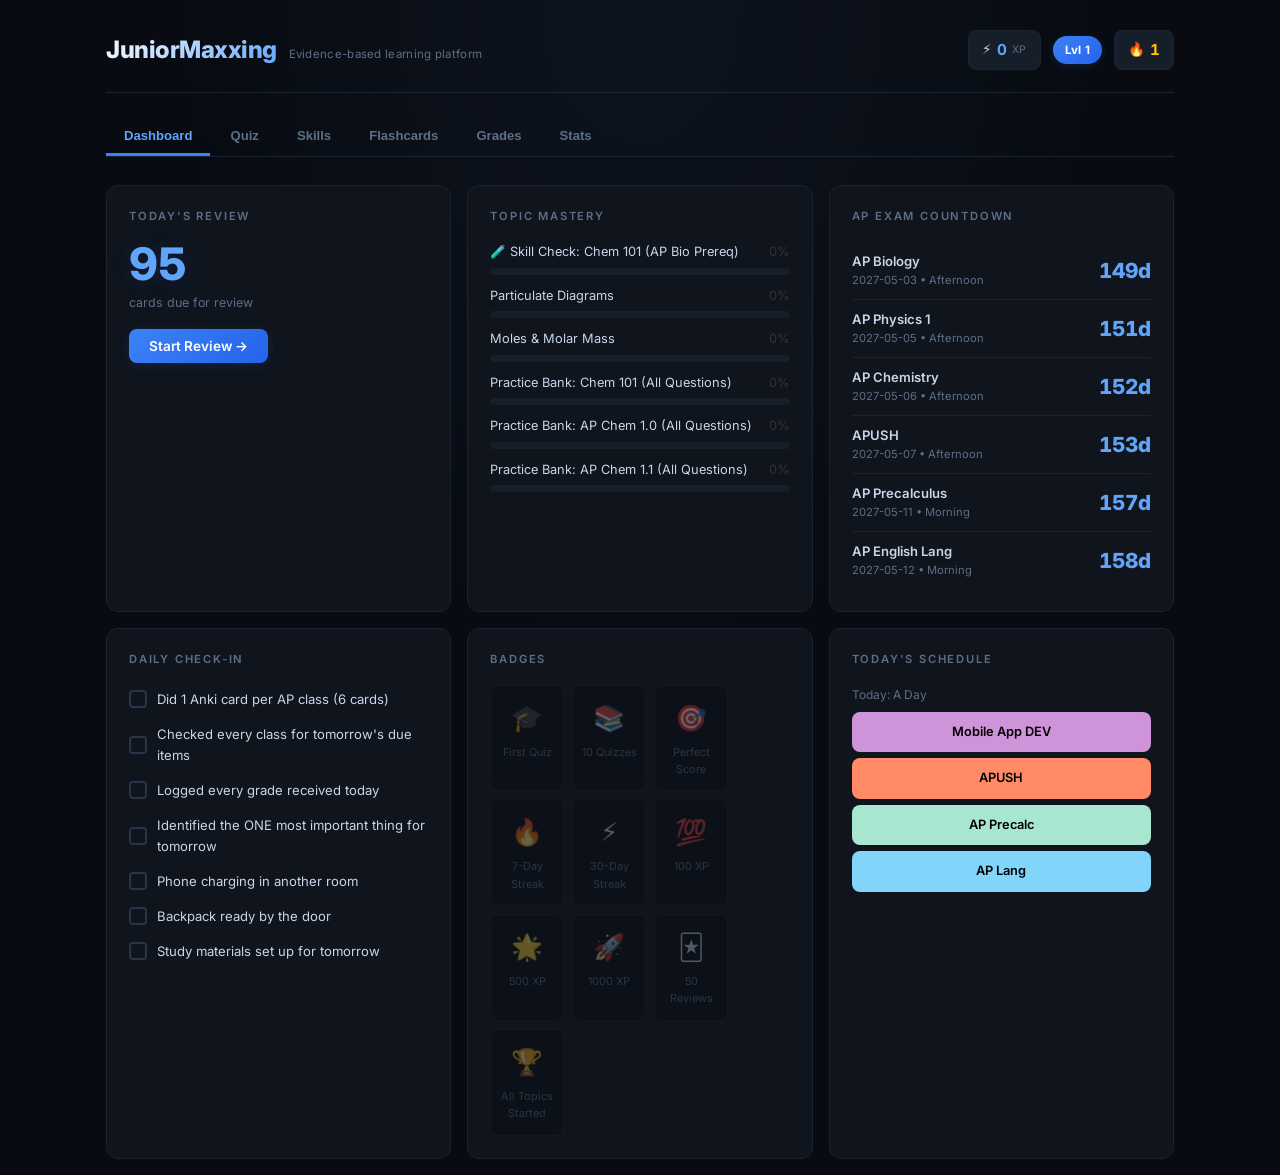
<file: learning-platform/index.html>
<!DOCTYPE html>
<html lang="en">
<head>
<meta charset="UTF-8">
<meta name="viewport" content="width=device-width, initial-scale=1.0">
<title>JuniorMaxxing — Learning Platform</title>
<link rel="preconnect" href="https://fonts.googleapis.com">
<link href="https://fonts.googleapis.com/css2?family=Inter:wght@400;500;600;700;800&family=JetBrains+Mono:wght@500;700&display=swap" rel="stylesheet">
<link rel="stylesheet" href="styles.css">
</head>
<body>

<div id="app">

<!-- HEADER -->
<header class="header">
  <div class="header-left">
    <h1 class="logo">JuniorMaxxing</h1>
    <span class="tagline">Evidence-based learning platform</span>
  </div>
  <div class="header-right">
    <div class="xp-display" id="xpDisplay">
      <span class="xp-icon">⚡</span>
      <span class="xp-value" id="xpValue">0</span>
      <span class="xp-label">XP</span>
    </div>
    <div class="level-badge" id="levelBadge">Lvl 1</div>
    <div class="streak-display" id="streakDisplay">
      <span class="streak-icon">🔥</span>
      <span class="streak-value" id="streakValue">0</span>
    </div>
  </div>
</header>

<!-- NAV -->
<nav class="nav" id="nav">
  <button class="nav-btn active" data-view="dashboard">Dashboard</button>
  <button class="nav-btn" data-view="quiz">Quiz</button>
  <button class="nav-btn" data-view="skills">Skills</button>
  <button class="nav-btn" data-view="flashcards">Flashcards</button>
  <button class="nav-btn" data-view="grades">Grades</button>
  <button class="nav-btn" data-view="stats">Stats</button>
</nav>

<!-- VIEWS -->
<main class="main">

  <!-- DASHBOARD VIEW -->
  <section class="view active" id="view-dashboard">
    <div class="card-grid">
      <div class="card" id="cardToday">
        <h3>Today's Review</h3>
        <p class="card-big-number" id="dueCount">0</p>
        <p class="card-subtitle">cards due for review</p>
        <button class="btn btn-primary" id="startReviewBtn">Start Review →</button>
      </div>
      <div class="card" id="cardMastery">
        <h3>Topic Mastery</h3>
        <div id="masteryList" class="mastery-list"></div>
      </div>
      <div class="card" id="cardCountdown">
        <h3>AP Exam Countdown</h3>
        <div id="countdownList"></div>
      </div>
      <div class="card" id="cardCheckin">
        <h3>Daily Check-In</h3>
        <div id="checkinList" class="checkin-list"></div>
      </div>
      <div class="card" id="cardBadges">
        <h3>Badges</h3>
        <div id="badgeList" class="badge-list"></div>
      </div>
      <div class="card" id="cardSchedule">
        <h3>Today's Schedule</h3>
        <div id="scheduleDisplay"></div>
      </div>
    </div>
  </section>

  <!-- QUIZ VIEW -->
  <section class="view" id="view-quiz">
    <div class="quiz-setup" id="quizSetup">
      <h2>Quiz Mode</h2>
      <p class="quiz-desc">Active recall with interleaved questions, scrambled answers, and immediate feedback.</p>
      <div class="quiz-controls">
        <label>Subject & Section:</label>
        <select id="quizTopicSelect" class="select"></select>
      </div>
      <div class="quiz-controls">
        <label>Number of questions:</label>
        <select id="quizCountSelect" class="select">
          <option value="10">10</option>
          <option value="15">15</option>
          <option value="20">20</option>
          <option value="all">All</option>
        </select>
      </div>
      <div class="quiz-controls">
        <label class="checkbox-label">
          <input type="checkbox" id="quizScrambleAns" checked>
          <span>Scramble answer order</span>
        </label>
      </div>
      <div class="quiz-controls">
        <label class="checkbox-label">
          <input type="checkbox" id="quizTimedMode" checked>
          <span>Timed mode (track speed per question)</span>
        </label>
      </div>
      <div class="quiz-controls">
        <label class="checkbox-label">
          <input type="checkbox" id="quizPretestMode">
          <span>Pretest mode (try BEFORE studying — primes encoding, g=0.54)</span>
        </label>
      </div>
      <div class="quiz-controls">
        <label class="checkbox-label">
          <input type="checkbox" id="quizConfidenceMode" checked>
          <span>Confidence ratings (metacognitive calibration, d=0.42)</span>
        </label>
      </div>
      <div class="quiz-controls">
        <label class="checkbox-label">
          <input type="checkbox" id="quizElaborationMode" checked>
          <span>Elaboration prompts (self-generate examples after correct answers)</span>
        </label>
      </div>
      <button class="btn btn-primary btn-large" id="startQuizBtn">Start Quiz →</button>
    </div>

    <div class="quiz-active" id="quizActive" style="display:none">
      <div class="quiz-header">
        <div class="quiz-progress-info">
          <span id="quizQuestionNum">Q1</span>
          <span id="quizScoreDisplay">Score: 0/0</span>
          <span id="quizTimerDisplay" class="quiz-timer">⏱ 0.0s</span>
        </div>
        <div class="quiz-progress-bar-container">
          <div class="quiz-progress-bar" id="quizProgressBar"></div>
        </div>
      </div>
      <div class="quiz-question-container" id="quizQuestionContainer"></div>
    </div>

    <div class="quiz-results" id="quizResults" style="display:none">
      <h2 id="resultsTitle">Quiz Complete</h2>
      <div class="results-score" id="resultsScore"></div>
      <div class="results-timing" id="resultsTiming"></div>
      <div class="results-calibration" id="resultsCalibration"></div>
      <div class="results-breakdown" id="resultsBreakdown"></div>
      <div class="results-struggle" id="resultsStruggle"></div>
      <div class="results-actions">
        <button class="btn btn-primary" id="retryQuizBtn">Retry</button>
        <button class="btn btn-secondary" id="studyWrongBtn">Study Wrong Answers</button>
        <button class="btn btn-secondary" id="newQuizBtn">New Quiz</button>
      </div>
    </div>

    <!-- WORKED EXAMPLES / STUDY MODE -->
    <div class="study-mode" id="studyMode" style="display:none">
      <h2>Study Mode — Worked Examples</h2>
      <p class="quiz-desc">Step-by-step solutions. Steps fade as your mastery increases (Cognitive Load Theory).</p>
      <div id="studyContent"></div>
      <div class="study-controls">
        <button class="btn btn-secondary" id="studyPrevBtn">← Previous</button>
        <button class="btn btn-primary" id="studyNextBtn">Next →</button>
        <button class="btn btn-secondary" id="studyExitBtn">Exit Study Mode</button>
      </div>
    </div>
  </section>

  <!-- SKILLS MASTERY VIEW -->
  <section class="view" id="view-skills">
    <div class="skills-setup" id="skillsSetup">
      <h2>Skills Mastery</h2>
      <p class="quiz-desc">Practice applying concepts, not just memorizing. Each skill has difficulty levels, a timer, and step-by-step solutions. Stuck? Ask the AI tutor.</p>

      <div class="skills-class-header">
        <h3>Chemistry</h3>
      </div>

      <div class="skills-grid">
        <div class="skill-card" onclick="Skills.startSkill('balancing')">
          <div class="skill-card-icon">⚖️</div>
          <div class="skill-card-body">
            <div class="skill-card-title">Balancing Equations</div>
            <div class="skill-card-desc">Apply conservation of mass — balance atoms on both sides</div>
            <div class="skill-card-stats" id="skillStatsBalancing"></div>
          </div>
        </div>
        <div class="skill-card" onclick="Skills.startSkill('conversions')">
          <div class="skill-card-icon">🔄</div>
          <div class="skill-card-body">
            <div class="skill-card-title">Mole Conversions</div>
            <div class="skill-card-desc">Convert between grams, moles, atoms, and liters at STP</div>
            <div class="skill-card-stats" id="skillStatsConversions"></div>
          </div>
        </div>
      </div>
    </div>

    <!-- SKILL PRACTICE -->
    <div class="skill-practice" id="skillPractice" style="display:none">
      <div class="skill-practice-header">
        <button class="btn btn-secondary btn-sm" id="skillExitBtn">← Back</button>
        <span class="skill-practice-title" id="skillPracticeTitle"></span>
        <span class="skill-timer" id="skillTimer">⏱ 0.0s</span>
      </div>
      <div class="skill-difficulty-bar">
        <span class="skill-difficulty-label">Difficulty:</span>
        <button class="btn btn-sm btn-difficulty active" data-difficulty="easy">Easy</button>
        <button class="btn btn-sm btn-difficulty" data-difficulty="medium">Medium</button>
        <button class="btn btn-sm btn-difficulty" data-difficulty="hard">Hard</button>
        <span class="skill-score-display" id="skillScoreDisplay">Score: 0/0</span>
      </div>
      <div class="skill-question-container" id="skillQuestionContainer"></div>
    </div>

    <!-- AI TUTOR -->
    <div class="ai-tutor" id="aiTutor" style="display:none">
      <div class="ai-tutor-header">
        <span class="ai-tutor-title">🤖 AI Tutor — Step-by-Step Help</span>
        <button class="btn btn-secondary btn-sm" id="aiTutorCloseBtn">Close</button>
      </div>
      <div class="ai-tutor-messages" id="aiTutorMessages"></div>
      <div class="ai-tutor-input-area">
        <input type="text" id="aiTutorInput" class="ai-tutor-input" placeholder="Ask a question about this problem..." autocomplete="off">
        <button class="btn btn-primary" id="aiTutorSendBtn">Send</button>
      </div>
    </div>
  </section>

  <!-- FLASHCARDS VIEW -->
  <section class="view" id="view-flashcards">
    <div class="flashcard-setup" id="flashcardSetup">
      <h2>Flashcards — Spaced Repetition</h2>
      <p class="quiz-desc">SM-2 algorithm schedules reviews based on your performance. Cards you struggle with appear more often.</p>
      <div class="quiz-controls">
        <label>Deck:</label>
        <select id="flashcardDeckSelect" class="select"></select>
      </div>
      <div class="flashcard-stats" id="flashcardStats"></div>
      <button class="btn btn-primary btn-large" id="startFlashBtn">Start Review →</button>
    </div>
    <div class="flashcard-active" id="flashcardActive" style="display:none">
      <div class="flashcard-progress" id="flashcardProgress"></div>
      <div class="flashcard-card" id="flashcardCard">
        <div class="flashcard-front" id="flashcardFront"></div>
        <div class="flashcard-back" id="flashcardBack" style="display:none"></div>
      </div>
      <div class="flashcard-controls" id="flashcardControls">
        <button class="btn btn-secondary" id="flipCardBtn">Show Answer</button>
      </div>
      <div class="flashcard-rating" id="flashcardRating" style="display:none">
        <p class="rating-prompt">How well did you know this?</p>
        <div class="rating-buttons">
          <button class="btn btn-rate btn-rate-again" data-rating="1">Again</button>
          <button class="btn btn-rate btn-rate-hard" data-rating="2">Hard</button>
          <button class="btn btn-rate btn-rate-good" data-rating="3">Good</button>
          <button class="btn btn-rate btn-rate-easy" data-rating="4">Easy</button>
        </div>
      </div>
    </div>
  </section>

  <!-- GRADES VIEW -->
  <section class="view" id="view-grades">
    <h2>Grade Tracker</h2>
    <p class="quiz-desc">60% Major / 40% Minor weighting. Log every grade the day you get it.</p>
    <div class="grades-grid">
      <div class="card">
        <h3>Add Grade</h3>
        <div class="grade-form">
          <select id="gradeClassSelect" class="select"></select>
          <input type="text" id="gradeAssignmentInput" placeholder="Assignment name" class="input">
          <select id="gradeCategorySelect" class="select">
            <option>Major</option><option>Minor</option>
          </select>
          <input type="number" id="gradeScoreInput" placeholder="0-100" min="0" max="100" class="input input-small">
          <button class="btn btn-primary" id="addGradeBtn">Add</button>
        </div>
      </div>
      <div class="card">
        <h3>Current Standing</h3>
        <div id="gradeStandings"></div>
        <button class="btn btn-secondary btn-sm" id="exportGradesBtn" style="margin-top:12px">Export CSV</button>
      </div>
      <div class="card">
        <h3>All Grades</h3>
        <div id="allGradesList" class="all-grades-list"></div>
      </div>
    </div>
  </section>

  <!-- STATS VIEW -->
  <section class="view" id="view-stats">
    <h2>Learning Statistics</h2>
    <div class="card-grid">
      <div class="card">
        <h3>Overview</h3>
        <div id="statsOverview" class="stats-grid"></div>
      </div>
      <div class="card">
        <h3>Quiz History</h3>
        <div id="statsQuizHistory" class="quiz-history-list"></div>
      </div>
      <div class="card">
        <h3>Per-Topic Performance</h3>
        <div id="statsTopicPerf" class="topic-perf-list"></div>
      </div>
      <div class="card">
        <h3>Study Calendar</h3>
        <div id="statsCalendar" class="study-calendar"></div>
      </div>
    </div>
  </section>

</main>

</div>

<!-- Scripts -->
<script src="data/questions.js"></script>
<script src="data/skills-data.js"></script>
<script src="js/spaced-repetition.js"></script>
<script src="js/quiz.js"></script>
<script src="js/flashcards.js"></script>
<script src="js/grades.js"></script>
<script src="js/dashboard.js"></script>
<script src="js/stats.js"></script>
<script src="js/ai-tutor.js"></script>
<script src="js/skills.js"></script>
<script src="js/app.js"></script>
</body>
</html>
</file>
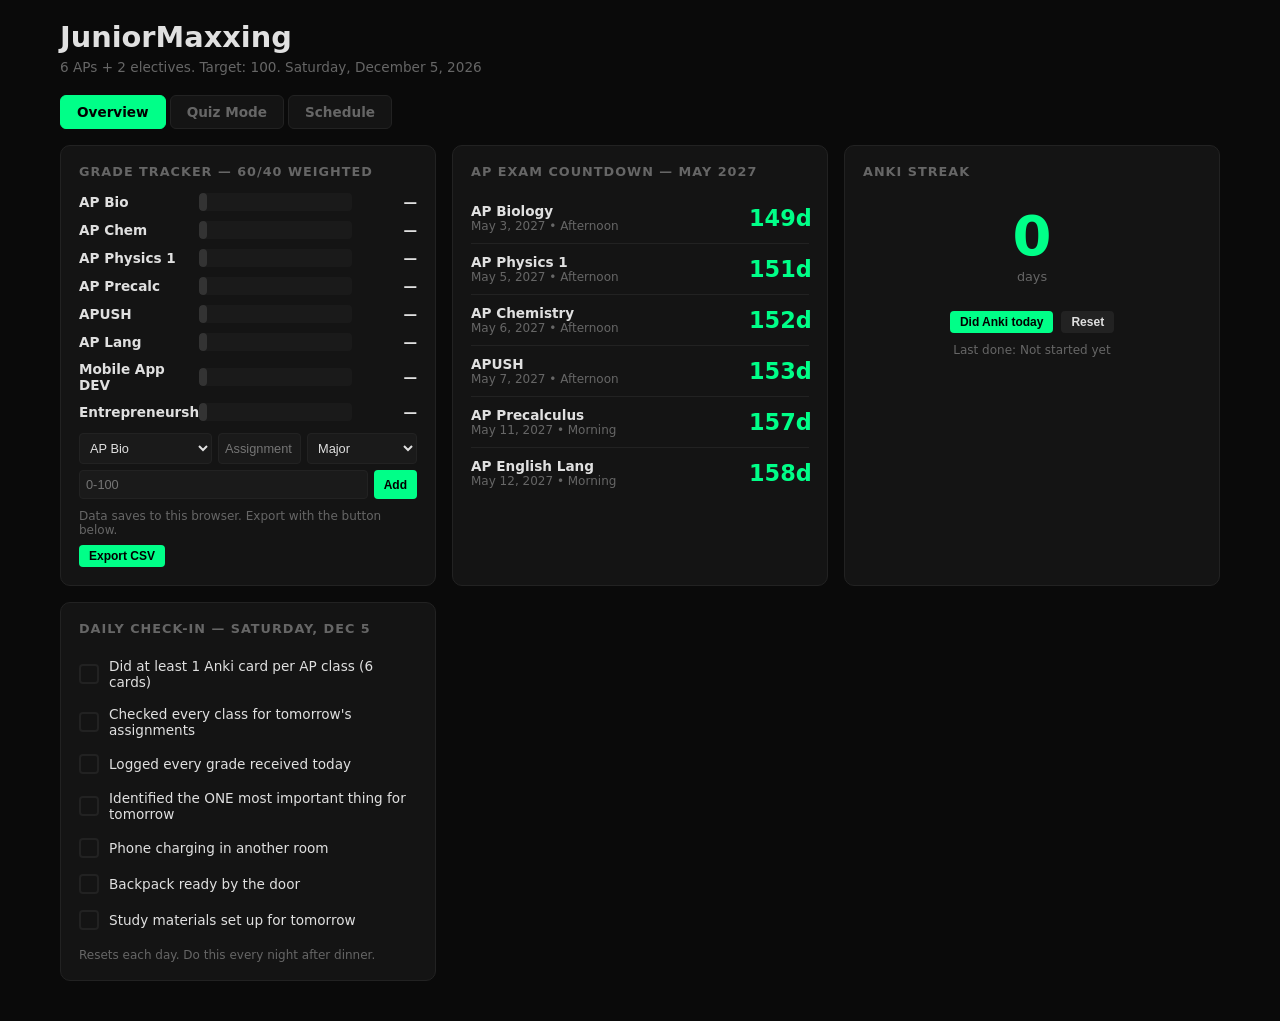
<file: dashboard.html>
<!DOCTYPE html>
<html lang="en">
<head>
<meta charset="UTF-8">
<meta name="viewport" content="width=device-width, initial-scale=1.0">
<title>JuniorMaxxing Dashboard</title>
<style>
:root {
  --bg: #0a0a0a;
  --card: #141414;
  --border: #222;
  --text: #e0e0e0;
  --dim: #666;
  --green: #00ff88;
  --yellow: #ffcc00;
  --red: #ff4444;
  --blue: #4488ff;
  --accent: #00ff88;
}
* { margin: 0; padding: 0; box-sizing: border-box; }
body {
  background: var(--bg);
  color: var(--text);
  font-family: -apple-system, BlinkMacSystemFont, 'Segoe UI', system-ui, sans-serif;
  padding: 20px;
  max-width: 1200px;
  margin: 0 auto;
}
h1 { font-size: 1.8rem; margin-bottom: 5px; }
h2 { font-size: 1.1rem; margin-bottom: 12px; color: var(--accent); }
.subtitle { color: var(--dim); font-size: 0.85rem; margin-bottom: 20px; }
.grid {
  display: grid;
  grid-template-columns: repeat(auto-fit, minmax(340px, 1fr));
  gap: 16px;
  margin-bottom: 20px;
}
.card {
  background: var(--card);
  border: 1px solid var(--border);
  border-radius: 10px;
  padding: 18px;
}
.card h3 {
  font-size: 0.8rem;
  text-transform: uppercase;
  letter-spacing: 1px;
  color: var(--dim);
  margin-bottom: 14px;
}

/* GRADES */
.grade-row {
  display: flex;
  align-items: center;
  justify-content: space-between;
  margin-bottom: 10px;
  font-size: 0.85rem;
}
.grade-row .name { width: 110px; font-weight: 600; }
.grade-bar-container {
  flex: 1;
  height: 18px;
  background: #1a1a1a;
  border-radius: 4px;
  margin: 0 10px;
  overflow: hidden;
  position: relative;
}
.grade-bar {
  height: 100%;
  border-radius: 4px;
  transition: width 0.5s ease;
  display: flex;
  align-items: center;
  padding-left: 8px;
  font-size: 0.7rem;
  font-weight: 700;
  color: #000;
}
.grade-score { width: 55px; text-align: right; font-weight: 700; }
.grade-input {
  background: #1a1a1a;
  border: 1px solid var(--border);
  color: var(--text);
  padding: 5px 8px;
  border-radius: 4px;
  font-size: 0.8rem;
  width: 60px;
}
.grade-input:focus { outline: 1px solid var(--accent); }
.add-grade-row { display: flex; gap: 6px; margin-top: 12px; flex-wrap: wrap; }
.add-grade-row select, .add-grade-row input {
  background: #1a1a1a;
  border: 1px solid var(--border);
  color: var(--text);
  padding: 6px;
  border-radius: 4px;
  font-size: 0.8rem;
}
.add-grade-row select { flex: 0 0 110px; }
.add-grade-row input { flex: 1; min-width: 80px; }
.btn {
  background: var(--accent);
  color: #000;
  border: none;
  padding: 6px 14px;
  border-radius: 4px;
  font-weight: 700;
  cursor: pointer;
  font-size: 0.8rem;
}
.btn:hover { opacity: 0.85; }
.btn-sm { padding: 4px 10px; font-size: 0.75rem; }

/* COUNTDOWN */
.countdown-item {
  display: flex;
  justify-content: space-between;
  align-items: center;
  padding: 10px 0;
  border-bottom: 1px solid var(--border);
  font-size: 0.85rem;
}
.countdown-item:last-child { border-bottom: none; }
.countdown-item .exam-name { font-weight: 600; }
.countdown-item .exam-date { color: var(--dim); font-size: 0.75rem; }
.countdown-item .days {
  font-size: 1.4rem;
  font-weight: 800;
  color: var(--accent);
  width: 60px;
  text-align: right;
}
.countdown-item.urgent .days { color: var(--red); }

/* CHECK-IN */
.checkin-item {
  display: flex;
  align-items: center;
  gap: 10px;
  padding: 8px 0;
  font-size: 0.85rem;
  cursor: pointer;
  user-select: none;
}
.checkin-item:hover { color: var(--accent); }
.checkbox {
  width: 20px;
  height: 20px;
  border: 2px solid var(--border);
  border-radius: 4px;
  display: flex;
  align-items: center;
  justify-content: center;
  flex-shrink: 0;
  transition: all 0.2s;
}
.checkin-item.done .checkbox {
  background: var(--green);
  border-color: var(--green);
}
.checkin-item.done .checkbox::after {
  content: '✓';
  color: #000;
  font-weight: 800;
  font-size: 0.8rem;
}
.checkin-item.done span { text-decoration: line-through; color: var(--dim); }

/* ANKI STREAK */
.streak-display {
  text-align: center;
  padding: 15px 0;
}
.streak-number {
  font-size: 3.5rem;
  font-weight: 800;
  color: var(--accent);
  line-height: 1;
}
.streak-label { color: var(--dim); font-size: 0.8rem; margin-top: 5px; }
.streak-controls { display: flex; gap: 8px; justify-content: center; margin-top: 12px; }

/* QUIZ */
.quiz-container { min-height: 300px; }
.quiz-question {
  font-size: 1rem;
  font-weight: 600;
  margin-bottom: 16px;
  line-height: 1.5;
}
.quiz-options { display: flex; flex-direction: column; gap: 8px; }
.quiz-option {
  background: #1a1a1a;
  border: 1px solid var(--border);
  color: var(--text);
  padding: 12px 16px;
  border-radius: 6px;
  cursor: pointer;
  font-size: 0.9rem;
  text-align: left;
  transition: all 0.15s;
}
.quiz-option:hover { border-color: var(--accent); background: #1c1c1c; }
.quiz-option.correct {
  background: rgba(0,255,136,0.15);
  border-color: var(--green);
  color: var(--green);
}
.quiz-option.wrong {
  background: rgba(255,68,68,0.15);
  border-color: var(--red);
  color: var(--red);
}
.quiz-option.disabled { pointer-events: none; opacity: 0.6; }
.quiz-feedback {
  margin-top: 14px;
  padding: 12px;
  border-radius: 6px;
  font-size: 0.85rem;
  display: none;
}
.quiz-feedback.show { display: block; }
.quiz-feedback.correct { background: rgba(0,255,136,0.1); color: var(--green); }
.quiz-feedback.wrong { background: rgba(255,68,68,0.1); color: var(--red); }
.quiz-stats {
  display: flex;
  justify-content: space-between;
  margin-bottom: 14px;
  font-size: 0.8rem;
  color: var(--dim);
}
.quiz-progress {
  height: 4px;
  background: #1a1a1a;
  border-radius: 2px;
  margin-bottom: 16px;
  overflow: hidden;
}
.quiz-progress-bar {
  height: 100%;
  background: var(--accent);
  transition: width 0.3s;
  width: 0%;
}
.quiz-topic-select {
  background: #1a1a1a;
  border: 1px solid var(--border);
  color: var(--text);
  padding: 8px;
  border-radius: 6px;
  font-size: 0.85rem;
  width: 100%;
  margin-bottom: 14px;
}

/* SCHEDULE */
.schedule-day {
  display: flex;
  gap: 4px;
  margin-bottom: 4px;
}
.schedule-day-label {
  width: 30px;
  font-weight: 700;
  font-size: 0.75rem;
  color: var(--dim);
  padding-top: 4px;
}
.schedule-blocks { display: flex; gap: 3px; flex: 1; }
.schedule-block {
  flex: 1;
  height: 28px;
  border-radius: 4px;
  display: flex;
  align-items: center;
  justify-content: center;
  font-size: 0.6rem;
  font-weight: 600;
  color: #000;
  overflow: hidden;
  white-space: nowrap;
  text-overflow: ellipsis;
  padding: 0 2px;
}

/* TABS */
.tabs {
  display: flex;
  gap: 4px;
  margin-bottom: 16px;
  flex-wrap: wrap;
}
.tab {
  background: var(--card);
  border: 1px solid var(--border);
  color: var(--dim);
  padding: 8px 16px;
  border-radius: 6px;
  cursor: pointer;
  font-size: 0.85rem;
  font-weight: 600;
}
.tab.active { background: var(--accent); color: #000; border-color: var(--accent); }
.tab-content { display: none; }
.tab-content.active { display: block; }

/* RESPONSIVE */
@media (max-width: 700px) {
  .grid { grid-template-columns: 1fr; }
  body { padding: 12px; }
  h1 { font-size: 1.4rem; }
}
</style>
</head>
<body>

<h1>JuniorMaxxing</h1>
<p class="subtitle">6 APs + 2 electives. Target: 100. <span id="todayDate"></span></p>

<div class="tabs">
  <div class="tab active" onclick="switchTab('overview')">Overview</div>
  <div class="tab" onclick="switchTab('quiz')">Quiz Mode</div>
  <div class="tab" onclick="switchTab('schedule')">Schedule</div>
</div>

<!-- TAB: OVERVIEW -->
<div id="tab-overview" class="tab-content active">
<div class="grid">

  <!-- GRADES -->
  <div class="card">
    <h3>Grade Tracker — 60/40 Weighted</h3>
    <div id="gradeList"></div>
    <div class="add-grade-row">
      <select id="gradeClass">
        <option>AP Bio</option><option>AP Chem</option><option>AP Physics 1</option>
        <option>AP Precalc</option><option>APUSH</option><option>AP Lang</option>
        <option>Mobile App DEV</option><option>Entrepreneurship</option>
      </select>
      <input type="text" id="gradeAssignment" placeholder="Assignment">
      <select id="gradeCategory"><option>Major</option><option>Minor</option></select>
      <input type="number" id="gradeScore" placeholder="0-100" min="0" max="100">
      <button class="btn btn-sm" onclick="addGrade()">Add</button>
    </div>
    <p style="margin-top:10px;font-size:0.75rem;color:var(--dim)">Data saves to this browser. Export with the button below.</p>
    <button class="btn btn-sm" style="margin-top:8px" onclick="exportGrades()">Export CSV</button>
  </div>

  <!-- AP EXAM COUNTDOWN -->
  <div class="card">
    <h3>AP Exam Countdown — May 2027</h3>
    <div id="countdownList"></div>
  </div>

  <!-- ANKI STREAK -->
  <div class="card">
    <h3>Anki Streak</h3>
    <div class="streak-display">
      <div class="streak-number" id="streakNumber">0</div>
      <div class="streak-label">days</div>
    </div>
    <div class="streak-controls">
      <button class="btn btn-sm" onclick="ankiDidIt()">Did Anki today</button>
      <button class="btn btn-sm" style="background:var(--border);color:var(--text)" onclick="ankiReset()">Reset</button>
    </div>
    <p id="ankiLastDone" style="text-align:center;margin-top:10px;font-size:0.75rem;color:var(--dim)"></p>
  </div>

  <!-- DAILY CHECK-IN -->
  <div class="card">
    <h3>Daily Check-In — <span id="checkinDate"></span></h3>
    <div id="checkinList"></div>
    <p style="margin-top:10px;font-size:0.75rem;color:var(--dim)">Resets each day. Do this every night after dinner.</p>
  </div>

</div>
</div>

<!-- TAB: QUIZ -->
<div id="tab-quiz" class="tab-content">
<div class="card">
  <h3>Quiz Mode — Active Recall</h3>
  <select class="quiz-topic-select" id="quizTopic" onchange="loadQuiz()">
    <option value="all">All Questions (every topic)</option>
    <option value="prereq">AP Chem — Prerequisite (Chem 101)</option>
    <option value="chem-1.0">AP Chem — Section 1.0: Particulate Diagrams</option>
    <option value="chem-1.1">AP Chem — Section 1.1: Moles & Molar Mass</option>
  </select>
  <div class="quiz-stats">
    <span id="quizScore">Score: 0/0</span>
    <span id="quizCount">Question 1</span>
  </div>
  <div class="quiz-progress"><div class="quiz-progress-bar" id="quizProgressBar"></div></div>
  <div class="quiz-container" id="quizContainer"></div>
</div>
</div>

<!-- TAB: SCHEDULE -->
<div id="tab-schedule" class="tab-content">
<div class="card">
  <h3>A/B Block Schedule</h3>
  <p style="margin-bottom:14px;font-size:0.85rem;color:var(--dim)">Today is <span id="scheduleToday"></span></p>
  <div id="scheduleGrid"></div>
</div>
<div class="card" style="margin-top:16px">
  <h3>SAT / ACT Timeline</h3>
  <div id="satActTimeline"></div>
</div>
</div>

<script>
// ===== DATA =====
const AP_EXAMS = [
  { name: 'AP Biology', date: '2027-05-03', session: 'Afternoon' },
  { name: 'AP Physics 1', date: '2027-05-05', session: 'Afternoon' },
  { name: 'AP Chemistry', date: '2027-05-06', session: 'Afternoon' },
  { name: 'APUSH', date: '2027-05-07', session: 'Afternoon' },
  { name: 'AP Precalculus', date: '2027-05-11', session: 'Morning' },
  { name: 'AP English Lang', date: '2027-05-12', session: 'Morning' },
];

const CLASSES = ['AP Bio','AP Chem','AP Physics 1','AP Precalc','APUSH','AP Lang','Mobile App DEV','Entrepreneurship'];

const CHECKIN_ITEMS = [
  'Did at least 1 Anki card per AP class (6 cards)',
  'Checked every class for tomorrow\'s assignments',
  'Logged every grade received today',
  'Identified the ONE most important thing for tomorrow',
  'Phone charging in another room',
  'Backpack ready by the door',
  'Study materials set up for tomorrow',
];

const SCHEDULE = {
  A: ['Mobile App DEV','APUSH','AP Precalc','AP Lang'],
  B: ['AP Bio','AP Chem','Entrepreneurship','AP Physics 1'],
};

const SAT_ACT = [
  { test: 'SAT', date: '2026-11-07', deadline: '2026-10-23', note: '1st attempt (baseline)' },
  { test: 'SAT', date: '2027-03-06', deadline: '2027-02-19', note: '2nd attempt (the one that counts)' },
  { test: 'SAT', date: '2027-06-05', deadline: '2027-05-21', note: '3rd attempt (only if needed, after APs)' },
  { test: 'ACT', date: '2026-12-12', deadline: '2026-11-06', note: '1st attempt (baseline)' },
  { test: 'ACT', date: '2027-02-27', deadline: '2027-01-22', note: '2nd attempt (the one that counts)' },
];

// ===== QUIZ QUESTIONS =====
// Organized by class → section. Topic field is used for filtering.
// "prereq" = AP Chem prerequisite (Chem 101)
// "chem-1.0" = AP Chem Section 1.0 (Particulate Diagrams)
// "chem-1.1" = AP Chem Section 1.1 (Moles & Molar Mass)
const QUIZ_QUESTIONS = [
  // ===== AP CHEM PREREQUISITE (Chem 101) =====
  { topic:'prereq', q:'Which 6 elements are the essential biological elements that form the backbone of macromolecules?',
    options:['C, H, O, N, P, S','C, H, O, N, Na, Cl','C, H, O, N, Fe, Mg','C, H, O, N, Ca, K'],
    correct:0, explain:'C, H, O, N, P, S — Carbon, Hydrogen, Oxygen, Nitrogen, Phosphorus, Sulfur. P is in DNA/ATP, S is in proteins.' },
  { topic:'prereq', q:'What is electronegativity?',
    options:['An atom\'s ability to attract electrons in a bond','The number of protons in an atom','The energy released when a bond forms','The mass of an atom\'s nucleus'],
    correct:0, explain:'Electronegativity = an atom\'s ability to attract electrons in a chemical bond. It determines bond polarity.' },
  { topic:'prereq', q:'Which direction does electronegativity increase on the periodic table?',
    options:['Left and down','Right and up','Right and down','Left and up'],
    correct:1, explain:'Electronegativity increases going RIGHT across a period and UP a group. Fluorine is the most electronegative.' },
  { topic:'prereq', q:'What is the most electronegative element?',
    options:['Oxygen','Nitrogen','Fluorine','Chlorine'],
    correct:2, explain:'Fluorine (F) is the most electronegative element on the periodic table.' },
  { topic:'prereq', q:'What are valence electrons?',
    options:['Electrons in the innermost shell','Electrons in the outermost shell that participate in bonding','Electrons that have been lost','Electrons shared between two atoms'],
    correct:1, explain:'Valence electrons are in the outermost shell. They determine how atoms interact and bond.' },
  { topic:'prereq', q:'How does sodium (Na) become Na⁺?',
    options:['Gains 1 electron','Loses 1 electron','Gains 1 proton','Shares 1 electron'],
    correct:1, explain:'Na has 1 valence electron. It loses that electron to achieve a full outer shell, becoming Na⁺ (a cation).' },
  { topic:'prereq', q:'What is a cation?',
    options:['A positive ion (lost electrons)','A negative ion (gained electrons)','A neutral atom','A molecule with covalent bonds'],
    correct:0, explain:'A cation is a positive ion — it lost electrons. An anion is a negative ion — it gained electrons.' },
  { topic:'prereq', q:'How many valence electrons does oxygen (O, group 16) have?',
    options:['4','6','8','2'],
    correct:1, explain:'Group 16 elements have 6 valence electrons. Oxygen needs 2 more to complete its octet.' },
  { topic:'prereq', q:'Why are ions important in biological systems?',
    options:['They form covalent bonds in DNA','They are electrolytes that regulate nerve function and osmotic balance','They store genetic information','They catalyze enzyme reactions'],
    correct:1, explain:'Ions like Na⁺, K⁺, Cl⁻ are electrolytes — they regulate nerve function, muscle contraction, and osmotic balance.' },
  { topic:'prereq', q:'What does OIL RIG stand for?',
    options:['Oil In Liquids, Rigs In Ground','Oxidation Is Loss, Reduction Is Gain (of electrons)','Oxygen Inside Living, Respiration In Growth','Only Ionic Reactions Include Gases'],
    correct:1, explain:'OIL RIG: Oxidation Is Loss, Reduction Is Gain — of electrons. The most important redox mnemonic.' },
  { topic:'prereq', q:'In cellular respiration, is glucose oxidized or reduced?',
    options:['Oxidized','Reduced','Neither','Both'],
    correct:0, explain:'Glucose is oxidized — it loses electrons/hydrogen atoms. Oxygen is reduced (gains them → water).' },
  { topic:'prereq', q:'When NAD⁺ becomes NADH, is that oxidation or reduction?',
    options:['Oxidation','Reduction','Neither','Both'],
    correct:1, explain:'NAD⁺ gains electrons to become NADH — that\'s reduction. NADH → NAD⁺ would be oxidation.' },
  { topic:'prereq', q:'If a molecule gains oxygen atoms, is it oxidized or reduced?',
    options:['Oxidized','Reduced','Neither','It depends on the molecule'],
    correct:0, explain:'Gaining oxygen = oxidation. Losing oxygen = reduction. (Opposite for hydrogen: gaining H = reduction.)' },
  { topic:'prereq', q:'If a molecule loses hydrogen atoms, is it oxidized or reduced?',
    options:['Oxidized','Reduced','Neither','It depends on the molecule'],
    correct:0, explain:'Losing hydrogen = oxidation. Gaining hydrogen = reduction. (Opposite for oxygen: gaining O = oxidation.)' },
  { topic:'prereq', q:'What are the 3 main types of chemical bonds (biologically relevant)?',
    options:['Ionic, covalent, hydrogen','Ionic, metallic, nuclear','Covalent, magnetic, gravitational','Hydrogen, metallic, ionic'],
    correct:0, explain:'Ionic (electron transfer), covalent (electron sharing), hydrogen (attraction between H and O/N/F). Metallic exists but isn\'t biologically relevant.' },
  { topic:'prereq', q:'How does an ionic bond form?',
    options:['By sharing electrons equally','By transferring electrons from metal to nonmetal','By attraction between two nonmetals','By sharing protons'],
    correct:1, explain:'Ionic bonds form by electron transfer — a metal loses electrons (cation) and a nonmetal gains them (anion). Example: NaCl.' },
  { topic:'prereq', q:'Which bond type holds DNA base pairs together?',
    options:['Covalent','Ionic','Hydrogen bonds','Metallic'],
    correct:2, explain:'Hydrogen bonds hold base pairs together (A-T, G-C). They\'re weak individually but strong collectively. The backbone is covalent.' },
  { topic:'prereq', q:'What is bond energy and why does it matter for ATP?',
    options:['The energy stored in bonds; breaking ATP releases energy the cell uses','The strength of ionic bonds; ATP uses ionic bonds','The number of bonds in a molecule; ATP has the most','The energy to form bonds; ATP absorbs energy when broken'],
    correct:0, explain:'Bond energy = energy in chemical bonds. ATP → ADP + Pᵢ releases energy that powers cellular work.' },
  { topic:'prereq', q:'Are hydrogen bonds strong or weak? Why do they matter?',
    options:['Strong individually, like covalent bonds','Weak individually, but many together create strong collective effects','They are the strongest bond type','They only exist in metals'],
    correct:1, explain:'Hydrogen bonds are weak individually but collectively strong — DNA double helix, protein folding, water properties all depend on many H-bonds.' },
  { topic:'prereq', q:'What makes a molecule polar vs nonpolar?',
    options:['Polar has equal electron sharing; nonpolar has unequal sharing','Polar has unequal electron sharing (different electronegativities); nonpolar has equal sharing','Polar molecules always contain oxygen; nonpolar never do','Polar molecules are larger than nonpolar ones'],
    correct:1, explain:'Polar = unequal electron sharing due to different electronegativities → partial charges. Nonpolar = equal sharing → no partial charges.' },
  { topic:'prereq', q:'What does "like dissolves like" mean?',
    options:['Similar-sized molecules dissolve each other','Polar dissolves polar; nonpolar dissolves nonpolar','Only liquids can dissolve other liquids','Molecules with the same number of atoms dissolve each other'],
    correct:1, explain:'Polar substances dissolve polar substances; nonpolar dissolves nonpolar. That\'s why salt (polar) dissolves in water (polar) but oil (nonpolar) doesn\'t.' },
  { topic:'prereq', q:'Why does salt dissolve in water but oil doesn\'t?',
    options:['Salt is heavier than oil','Salt is polar/ionic and water is polar (like dissolves like); oil is nonpolar','Oil evaporates faster than water','Salt molecules are smaller than oil molecules'],
    correct:1, explain:'Salt is ionic/polar → dissolves in polar water. Oil is nonpolar → doesn\'t dissolve in polar water. "Like dissolves like."' },
  { topic:'prereq', q:'What part of a phospholipid is hydrophilic? Hydrophobic?',
    options:['Tails are hydrophilic; heads are hydrophobic','Heads (phosphate) are hydrophilic; tails (fatty acids) are hydrophobic','Both parts are hydrophilic','Both parts are hydrophobic'],
    correct:1, explain:'Phosphate heads = hydrophilic (polar, face water). Fatty acid tails = hydrophobic (nonpolar, face inward). This forms the bilayer.' },
  { topic:'prereq', q:'Why can\'t polar molecules easily cross the cell membrane?',
    options:['The membrane is made of metal','The membrane interior is nonpolar (hydrophobic tails), so polar molecules need transport proteins','Polar molecules are too large','The membrane has no pores at all'],
    correct:1, explain:'The membrane interior is hydrophobic (nonpolar tails). Polar molecules can\'t pass through without a transport protein. This = selective permeability.' },
  { topic:'prereq', q:'Why is water polar?',
    options:['Because it has 3 atoms','Because oxygen is more electronegative than hydrogen, pulling electrons toward itself (bent shape, dipoles don\'t cancel)','Because it is a liquid at room temperature','Because it contains ionic bonds'],
    correct:1, explain:'O is more electronegative → pulls electrons → O is δ−, H is δ+. The bent shape means dipoles don\'t cancel → polar molecule.' },
  { topic:'prereq', q:'What property of water makes it the "universal solvent"?',
    options:['Its polarity — it dissolves other polar substances ("like dissolves like")','Its high specific heat','Its cohesion','Its low density as ice'],
    correct:0, explain:'Water is polar, so it dissolves other polar/ionic substances. This is why it\'s called the universal solvent.' },
  { topic:'prereq', q:'Why does ice float?',
    options:['Ice is heavier than water','Hydrogen bonds form a lattice in ice that spreads molecules apart, making it less dense','Ice contains air bubbles','Water contracts when it freezes'],
    correct:1, explain:'In ice, H-bonds form a rigid lattice that spaces molecules farther apart → less dense than liquid water → ice floats.' },
  { topic:'prereq', q:'What is cohesion? What is adhesion?',
    options:['Cohesion = water sticks to other surfaces; Adhesion = water sticks to itself','Cohesion = water sticks to itself (H-bonds); Adhesion = water sticks to other surfaces','Both mean the same thing','Cohesion = dissolving; Adhesion = evaporating'],
    correct:1, explain:'Cohesion = water molecules stick to each other (H-bonds) → surface tension. Adhesion = water sticks to other surfaces → capillary action.' },
  { topic:'prereq', q:'Why does sweating cool you down?',
    options:['Water is cold','High specific heat — water absorbs lots of heat energy to evaporate, pulling heat from your skin','Sweat reflects sunlight','Sweat is below body temperature'],
    correct:1, explain:'Water\'s high specific heat means it absorbs a lot of heat to evaporate. Evaporation pulls heat from your skin, cooling you.' },
  { topic:'prereq', q:'How does water move up a tree trunk against gravity?',
    options:['Water is pushed up by roots','Cohesion + adhesion = capillary action. Water sticks to itself (cohesion) and to xylem walls (adhesion), pulling it upward','Water is pumped by the tree\'s heart','Evaporation at the top creates a vacuum'],
    correct:1, explain:'Cohesion (water sticks to water) + adhesion (water sticks to xylem walls) = capillary action. This pulls water up against gravity.' },

  // ===== AP CHEM SECTION 1.0: PARTICULATE DIAGRAMS =====
  { topic:'chem-1.0', q:'In a particulate diagram of a gas, what do the arrows represent?',
    options:['The charge of each particle','The direction of movement and relative velocity of the particles','The mass of each particle','The number of bonds formed'],
    correct:1, explain:'Arrows show direction of movement and velocity. Longer arrows = faster particles. Not all particles have the same velocity.' },
  { topic:'chem-1.0', q:'What is a substitutional alloy?',
    options:['A mixture where smaller atoms are inserted into holes of a metal lattice','A mixture where one metal atom is substituted for another metal atom of similar size','A compound formed by transferring electrons','A covalent molecule made of two metals'],
    correct:1, explain:'Substitutional alloy = one metal atom replaces another of SIMILAR size. Example: Bronze (Copper + Tin).' },
  { topic:'chem-1.0', q:'What is an interstitial alloy?',
    options:['A mixture where one metal atom replaces another of similar size','A mixture where smaller atoms are inserted into holes of the metal lattice','An ionic compound with metal ions','A covalent network solid'],
    correct:1, explain:'Interstitial alloy = smaller atoms fit into the GAPS of the metal lattice. Example: Steel (Iron + Carbon).' },
  { topic:'chem-1.0', q:'Which is an example of an interstitial alloy?',
    options:['Bronze (Copper + Tin)','Steel (Iron + Carbon)','Brass (Copper + Zinc)','Solder (Tin + Lead)'],
    correct:1, explain:'Steel = Iron + Carbon. Carbon atoms are small enough to fit into the gaps (interstitial sites) of the iron lattice.' },
  { topic:'chem-1.0', q:'Ionic compounds exist as what at room temperature?',
    options:['Liquids','Gases','Solids','Plasmas'],
    correct:2, explain:'Ionic compounds are solids at room temperature. The ions are arranged in a crystal lattice held together by electrostatic attraction.' },
  { topic:'chem-1.0', q:'What is the arrangement of positive and negative ions in an ionic solid called?',
    options:['A molecule','A crystal lattice','A polymer','An alloy'],
    correct:1, explain:'The regular 3D arrangement of alternating positive and negative ions is called a crystal lattice.' },
  { topic:'chem-1.0', q:'During solvation of NaCl in water, which end of water surrounds the Na⁺ ions?',
    options:['The hydrogen end (positive dipole)','The oxygen end (negative dipole)','Both ends equally','Neither end — Na⁺ does not interact with water'],
    correct:1, explain:'Na⁺ is a cation (positive). It is attracted to the NEGATIVE dipole of water, which is the oxygen end (δ−).' },
  { topic:'chem-1.0', q:'During solvation of NaCl in water, which end of water surrounds the Cl⁻ ions?',
    options:['The hydrogen end (positive dipole)','The oxygen end (negative dipole)','Both ends equally','Neither end — Cl⁻ does not interact with water'],
    correct:0, explain:'Cl⁻ is an anion (negative). It is attracted to the POSITIVE dipole of water, which is the hydrogen end (δ+).' },
  { topic:'chem-1.0', q:'What is solvation?',
    options:['The process of an ionic compound forming a crystal lattice','The process of dissolving an ionic solute in water','The process of water freezing into ice','The process of metals forming alloys'],
    correct:1, explain:'Solvation = the process of dissolving an ionic solute in water. Water molecules surround and separate the ions.' },
  { topic:'chem-1.0', q:'In a particulate diagram, how can you tell that MgCl₂ has a different ratio than KCl?',
    options:['MgCl₂ has equal cations and anions; KCl has twice as many anions','MgCl₂ has twice as many anions as cations (2 Cl⁻ per Mg²⁺); KCl has equal cations and anions','Both have equal cations and anions','MgCl₂ has no anions'],
    correct:1, explain:'MgCl₂ → 1 Mg²⁺ + 2 Cl⁻ (2:1 ratio of anions to cations). KCl → 1 K⁺ + 1 Cl⁻ (1:1 ratio). The diagram shows this difference.' },
  { topic:'chem-1.0', q:'In a particulate diagram, how can you tell that a solute is covalent (molecular) rather than ionic?',
    options:['The molecules ionize completely into separate ions','The molecules stay intact and do not break apart into ions','The molecules form a crystal lattice','The molecules disappear completely'],
    correct:1, explain:'Covalent/molecular solutes (like HF, a weak acid) do NOT ionize much in water — the molecules stay intact. Ionic solutes break into separate ions.' },
  { topic:'chem-1.0', q:'A particulate diagram shows a mixture of iron and sulfur vs. the compound iron(II) sulfide. What is the key difference?',
    options:['The mixture has bonded atoms; the compound has separate atoms','The mixture has separate Fe and S atoms visible; the compound has Fe and S atoms bonded in a fixed ratio','There is no difference','The compound has more atoms than the mixture'],
    correct:1, explain:'In a mixture, Fe and S atoms are separate (physical mixture). In the compound FeS, atoms are bonded in a fixed 1:1 ratio (chemical change).' },
  { topic:'chem-1.0', q:'A helium gas particulate diagram shows particles with longer arrows but the same spacing as before. What changed?',
    options:['Temperature increased at constant volume','Temperature increased at constant pressure','Pressure increased at constant temperature','Volume increased at constant temperature'],
    correct:0, explain:'Longer arrows = faster particles = higher temperature. Same spacing = same volume. So temperature increased at constant volume.' },
  { topic:'chem-1.0', q:'A helium gas particulate diagram shows particles spread farther apart at the same speed. What changed?',
    options:['Temperature increased at constant volume','Temperature increased at constant pressure (volume increased)','Pressure increased at constant temperature','Nothing changed'],
    correct:1, explain:'Same speed = same temperature. Particles spread out = volume increased. This happens when temperature increases at constant pressure.' },
  { topic:'chem-1.0', q:'A helium gas particulate diagram shows particles closer together at the same speed. What changed?',
    options:['Temperature decreased','External pressure increased at constant temperature (volume decreased)','Temperature increased at constant volume','The number of particles increased'],
    correct:1, explain:'Same speed = same temperature. Particles closer = volume decreased. This happens when external pressure increases at constant temperature.' },
  { topic:'chem-1.0', q:'Water is a __________ compound that can exist as solid, liquid, or gas.',
    options:['Ionic','Covalent','Metallic','Nuclear'],
    correct:1, explain:'Water (H₂O) is a covalent compound — atoms share electrons. It can exist in all three phases.' },

  // ===== AP CHEM SECTION 1.1: MOLES & MOLAR MASS =====
  { topic:'chem-1.1', q:'What is Avogadro\'s Number?',
    options:['6.022 × 10²³','3.14 × 10²³','1.6 × 10⁻¹⁹','9.8 m/s²'],
    correct:0, explain:'Avogadro\'s Number (N_A) = 6.022 × 10²³. This is the number of representative particles in 1 mole.' },
  { topic:'chem-1.1', q:'What is the representative particle of a monatomic element (like Carbon)?',
    options:['Molecule','Formula unit','Atom','Ion'],
    correct:2, explain:'Monatomic elements are made of individual atoms. The representative particle = the atom.' },
  { topic:'chem-1.1', q:'What is the representative particle of a covalent compound (like C₁₂H₂₂O₁₁)?',
    options:['Atom','Molecule','Formula unit','Ion'],
    correct:1, explain:'Covalent compounds are made of molecules (atoms sharing valence electrons). The representative particle = the molecule.' },
  { topic:'chem-1.1', q:'What is the representative particle of an ionic compound (like LiCl)?',
    options:['Atom','Molecule','Formula unit','Electron'],
    correct:2, explain:'Ionic compounds are made of formula units (ions formed by electron transfer, electrostatically attracted). The representative particle = the formula unit.' },
  { topic:'chem-1.1', q:'Which of the following is a diatomic element?',
    options:['C','He','N₂','NaCl'],
    correct:2, explain:'Diatomic elements exist as two-atom molecules: H₂, N₂, O₂, F₂, Cl₂, Br₂, I₂. N₂ is diatomic.' },
  { topic:'chem-1.1', q:'What is the molar mass of water (H₂O)? (H = 1.01, O = 16.00)',
    options:['16.00 g/mol','17.01 g/mol','18.02 g/mol','20.02 g/mol'],
    correct:2, explain:'H₂O = 2(1.01) + 1(16.00) = 2.02 + 16.00 = 18.02 g/mol.' },
  { topic:'chem-1.1', q:'What is the molar mass of carbon (C)?',
    options:['6.01 g/mol','12.01 g/mol','14.01 g/mol','16.00 g/mol'],
    correct:1, explain:'The molar mass of carbon = 12.01 g/mol (from the periodic table — it\'s the atomic mass).' },
  { topic:'chem-1.1', q:'What is STP (Standard Temperature and Pressure)?',
    options:['0°C and 1 atm','25°C and 1 atm','0°C and 2 atm','25°C and 2 atm'],
    correct:0, explain:'STP = Standard Temperature (0°C) and Standard Pressure (1 atm).' },
  { topic:'chem-1.1', q:'At STP, 1 mole of an ideal gas occupies what volume?',
    options:['1 L','12.4 L','22.4 L','44.0 L'],
    correct:2, explain:'At STP (0°C, 1 atm), 1 mole of any ideal gas = 22.4 L. This is the molar volume at STP.' },
  { topic:'chem-1.1', q:'Calculate the mass of 1.5 mol H₂. (Molar mass of H₂ = 2.02 g/mol)',
    options:['1.01 g','3.03 g','4.04 g','0.75 g'],
    correct:1, explain:'1.5 mol H₂ × (2.02 g H₂ / 1 mol H₂) = 3.03 g H₂.' },
  { topic:'chem-1.1', q:'Calculate the volume of 1.5 mol H₂ at STP.',
    options:['11.2 L','22.4 L','33.6 L','44.8 L'],
    correct:2, explain:'1.5 mol H₂ × (22.4 L / 1 mol) = 33.6 L H₂ at STP.' },
  { topic:'chem-1.1', q:'How many moles are in 1.8 × 10²³ molecules of H₂?',
    options:['0.15 mol','0.30 mol','1.8 mol','6.02 mol'],
    correct:1, explain:'1.8×10²³ molecules × (1 mol / 6.02×10²³ molecules) = 0.30 mol H₂.' },
  { topic:'chem-1.1', q:'What is the mass of 4.5 L CO₂ at STP? (Molar mass CO₂ = 44.01 g/mol)',
    options:['4.4 g','8.8 g','22.4 g','44.0 g'],
    correct:1, explain:'4.5 L × (1 mol / 22.4 L) × (44.01 g / 1 mol) = 4.5/22.4 × 44.01 = 8.8 g CO₂.' },
  { topic:'chem-1.1', q:'How many atoms are in 100.0 g of Mg? (Molar mass Mg = 24.31 g/mol)',
    options:['1.2 × 10²⁴ atoms','2.4 × 10²⁴ atoms','4.1 × 10²⁴ atoms','6.02 × 10²³ atoms'],
    correct:1, explain:'100.0 g × (1 mol / 24.31 g) × (6.02×10²³ atoms / 1 mol) = 100/24.31 × 6.02×10²³ = 2.4×10²⁴ atoms Mg.' },
  { topic:'chem-1.1', q:'To convert from grams to moles, you multiply by:',
    options:['Molar mass (g/mol)','1 / molar mass (mol/g)','Avogadro\'s number','22.4 L/mol'],
    correct:1, explain:'grams × (1 mol / molar mass in g) = moles. You divide by molar mass (or multiply by its reciprocal).' },
  { topic:'chem-1.1', q:'To convert from moles to atoms, you multiply by:',
    options:['Molar mass','Avogadro\'s number (6.022 × 10²³ atoms/mol)','22.4 L/mol','1 / Avogadro\'s number'],
    correct:1, explain:'moles × (6.022 × 10²³ atoms / 1 mol) = atoms. Multiply by Avogadro\'s number.' },
  { topic:'chem-1.1', q:'To convert from liters of gas at STP to moles, you multiply by:',
    options:['1 / 22.4 (mol/L)','22.4 L/mol','Molar mass','Avogadro\'s number'],
    correct:0, explain:'liters × (1 mol / 22.4 L) = moles. Divide by 22.4 (or multiply by 1/22.4) at STP.' },
  { topic:'chem-1.1', q:'What is a "representative particle"?',
    options:['The largest particle of a substance','The smallest particle of a substance that has all the properties of that substance','Any atom in a sample','The heaviest particle in a compound'],
    correct:1, explain:'A representative particle is the smallest unit that retains the properties of the substance — atom (monatomic), molecule (covalent/diatomic), or formula unit (ionic).' },
  { topic:'chem-1.1', q:'1 mole of LiCl contains how many formula units?',
    options:['6.022 × 10²³','12.044 × 10²³','22.4','1'],
    correct:0, explain:'1 mole of ANY substance = 6.022 × 10²³ representative particles. For LiCl (ionic), the particle = formula unit.' },
];

// ===== STATE =====
let grades = JSON.parse(localStorage.getItem('jm_grades') || '[]');
let ankiStreak = parseInt(localStorage.getItem('jm_anki_streak') || '0');
let ankiLastDone = localStorage.getItem('jm_anki_last') || '';
let checkinState = JSON.parse(localStorage.getItem('jm_checkin') || '{}');
let quizIndex = 0;
let quizScore = 0;
let quizAnswered = 0;
let quizQuestions = [];

// ===== TABS =====
function switchTab(tab) {
  document.querySelectorAll('.tab').forEach(t => t.classList.remove('active'));
  document.querySelectorAll('.tab-content').forEach(c => c.classList.remove('active'));
  event.target.classList.add('active');
  document.getElementById('tab-' + tab).classList.add('active');
  if (tab === 'quiz') loadQuiz();
}

// ===== DATES =====
function todayStr() { return new Date().toISOString().split('T')[0]; }
function daysUntil(dateStr) {
  const now = new Date();
  const target = new Date(dateStr);
  return Math.ceil((target - now) / (1000 * 60 * 60 * 24));
}
function formatDate(dateStr) {
  return new Date(dateStr).toLocaleDateString('en-US', { month:'short', day:'numeric', year:'numeric' });
}

// ===== GRADES =====
function saveGrades() { localStorage.setItem('jm_grades', JSON.stringify(grades)); }

function addGrade() {
  const cls = document.getElementById('gradeClass').value;
  const assignment = document.getElementById('gradeAssignment').value.trim();
  const category = document.getElementById('gradeCategory').value;
  const score = parseFloat(document.getElementById('gradeScore').value);
  if (!assignment || isNaN(score)) return alert('Fill in assignment name and grade');
  grades.push({ class: cls, assignment, category, score, date: todayStr() });
  saveGrades();
  document.getElementById('gradeAssignment').value = '';
  document.getElementById('gradeScore').value = '';
  renderGrades();
}

function deleteGrade(idx) {
  grades.splice(idx, 1);
  saveGrades();
  renderGrades();
}

function computeAvg(cls) {
  const major = grades.filter(g => g.class === cls && g.category === 'Major');
  const minor = grades.filter(g => g.class === cls && g.category === 'Minor');
  const majorAvg = major.length ? major.reduce((s,g) => s + g.score, 0) / major.length : null;
  const minorAvg = minor.length ? minor.reduce((s,g) => s + g.score, 0) / minor.length : null;
  if (majorAvg !== null && minorAvg !== null) return majorAvg * 0.6 + minorAvg * 0.4;
  if (majorAvg !== null) return majorAvg;
  if (minorAvg !== null) return minorAvg;
  return null;
}

function renderGrades() {
  const container = document.getElementById('gradeList');
  let html = '';
  CLASSES.forEach(cls => {
    const avg = computeAvg(cls);
    const pct = avg !== null ? Math.min(avg, 100) : 0;
    const color = avg === null ? '#333' : avg >= 97 ? 'var(--green)' : avg >= 90 ? 'var(--yellow)' : 'var(--red)';
    const display = avg !== null ? avg.toFixed(1) : '—';
    html += `<div class="grade-row">
      <span class="name">${cls}</span>
      <div class="grade-bar-container"><div class="grade-bar" style="width:${pct}%;background:${color}">${avg !== null ? avg.toFixed(0)+'%' : ''}</div></div>
      <span class="grade-score">${display}</span>
    </div>`;
    // Show individual grades
    const classGrades = grades.filter(g => g.class === cls);
    classGrades.forEach((g, i) => {
      const realIdx = grades.indexOf(g);
      html += `<div class="grade-row" style="opacity:0.6;font-size:0.75rem;padding-left:15px">
        <span class="name" style="font-weight:400">↳ ${g.assignment}</span>
        <span style="flex:1;color:var(--dim);font-size:0.7rem">${g.category}</span>
        <span class="grade-score" style="font-weight:400">${g.score}</span>
        <span style="cursor:pointer;color:var(--red);margin-left:8px" onclick="deleteGrade(${realIdx})">✕</span>
      </div>`;
    });
  });
  container.innerHTML = html;
}

function exportGrades() {
  let csv = 'Class,Assignment,Category,Grade,Date\n';
  grades.forEach(g => { csv += `${g.class},${g.assignment},${g.category},${g.score},${g.date}\n`; });
  const blob = new Blob([csv], { type: 'text/csv' });
  const a = document.createElement('a');
  a.href = URL.createObjectURL(blob);
  a.download = 'grade-tracker-export.csv';
  a.click();
}

// ===== COUNTDOWN =====
function renderCountdown() {
  const container = document.getElementById('countdownList');
  let html = '';
  AP_EXAMS.forEach(exam => {
    const days = daysUntil(exam.date);
    const urgent = days <= 30;
    html += `<div class="countdown-item ${urgent ? 'urgent' : ''}">
      <div><div class="exam-name">${exam.name}</div><div class="exam-date">${formatDate(exam.date)} • ${exam.session}</div></div>
      <div class="days">${days}d</div>
    </div>`;
  });
  container.innerHTML = html;
}

// ===== ANKI STREAK =====
function renderAnki() {
  document.getElementById('streakNumber').textContent = ankiStreak;
  const last = ankiLastDone ? formatDate(ankiLastDone) : 'Not started yet';
  document.getElementById('ankiLastDone').textContent = 'Last done: ' + last;
}

function ankiDidIt() {
  const today = todayStr();
  if (ankiLastDone === today) return alert('Already logged today!');
  const yesterday = new Date(Date.now() - 86400000).toISOString().split('T')[0];
  if (ankiLastDone === yesterday) ankiStreak++;
  else ankiStreak = 1;
  ankiLastDone = today;
  localStorage.setItem('jm_anki_streak', ankiStreak);
  localStorage.setItem('jm_anki_last', ankiLastDone);
  renderAnki();
}

function ankiReset() {
  if (!confirm('Reset Anki streak to 0?')) return;
  ankiStreak = 0;
  ankiLastDone = '';
  localStorage.setItem('jm_anki_streak', '0');
  localStorage.setItem('jm_anki_last', '');
  renderAnki();
}

// ===== CHECK-IN =====
function getCheckinKey() { return 'jm_checkin_' + todayStr(); }

function renderCheckin() {
  const today = todayStr();
  const key = getCheckinKey();
  const state = JSON.parse(localStorage.getItem(key) || '{}');
  document.getElementById('checkinDate').textContent = new Date().toLocaleDateString('en-US', { weekday:'long', month:'short', day:'numeric' });
  const container = document.getElementById('checkinList');
  let html = '';
  CHECKIN_ITEMS.forEach((item, i) => {
    const done = state[i] || false;
    html += `<div class="checkin-item ${done ? 'done' : ''}" onclick="toggleCheckin(${i})">
      <div class="checkbox"></div><span>${item}</span>
    </div>`;
  });
  container.innerHTML = html;
}

function toggleCheckin(idx) {
  const key = getCheckinKey();
  const state = JSON.parse(localStorage.getItem(key) || '{}');
  state[idx] = !state[idx];
  localStorage.setItem(key, JSON.stringify(state));
  renderCheckin();
}

// ===== QUIZ =====
function loadQuiz() {
  const topic = document.getElementById('quizTopic').value;
  quizQuestions = topic === 'all' ? [...QUIZ_QUESTIONS] : QUIZ_QUESTIONS.filter(q => q.topic === topic);
  // Shuffle
  quizQuestions.sort(() => Math.random() - 0.5);
  quizIndex = 0;
  quizScore = 0;
  quizAnswered = 0;
  renderQuiz();
}

function renderQuiz() {
  const container = document.getElementById('quizContainer');
  if (quizIndex >= quizQuestions.length) {
    const pct = quizQuestions.length ? Math.round(quizScore / quizQuestions.length * 100) : 0;
    const msg = pct === 100 ? 'Perfect. You\'re ready.' : pct >= 80 ? 'Solid. Review the ones you missed.' : pct >= 60 ? 'Okay. Keep studying.' : 'Need more work. Re-read the study guide.';
    container.innerHTML = `<div style="text-align:center;padding:30px">
      <div style="font-size:2.5rem;font-weight:800;color:var(--accent)">${quizScore}/${quizQuestions.length}</div>
      <div style="color:var(--dim);margin-top:8px">${pct}% — ${msg}</div>
      <button class="btn" style="margin-top:16px" onclick="loadQuiz()">Try Again</button>
    </div>`;
    document.getElementById('quizScore').textContent = `Final: ${quizScore}/${quizQuestions.length}`;
    document.getElementById('quizCount').textContent = 'Complete';
    document.getElementById('quizProgressBar').style.width = '100%';
    return;
  }
  const q = quizQuestions[quizIndex];
  let html = `<div class="quiz-question">${quizIndex + 1}. ${q.q}</div><div class="quiz-options">`;
  q.options.forEach((opt, i) => {
    html += `<button class="quiz-option" onclick="answerQuiz(${i})" id="opt${i}">${opt}</button>`;
  });
  html += `</div><div class="quiz-feedback" id="quizFeedback"></div>`;
  if (quizIndex < quizQuestions.length - 1) {
    html += `<button class="btn" style="margin-top:14px;display:none" id="nextBtn" onclick="nextQuiz()">Next →</button>`;
  } else {
    html += `<button class="btn" style="margin-top:14px;display:none" id="nextBtn" onclick="nextQuiz()">See Results →</button>`;
  }
  container.innerHTML = html;
  document.getElementById('quizScore').textContent = `Score: ${quizScore}/${quizAnswered}`;
  document.getElementById('quizCount').textContent = `Question ${quizIndex + 1} of ${quizQuestions.length}`;
  document.getElementById('quizProgressBar').style.width = `${(quizIndex / quizQuestions.length) * 100}%`;
}

function answerQuiz(idx) {
  const q = quizQuestions[quizIndex];
  quizAnswered++;
  const options = document.querySelectorAll('.quiz-option');
  options.forEach(o => o.classList.add('disabled'));
  const feedback = document.getElementById('quizFeedback');
  if (idx === q.correct) {
    quizScore++;
    document.getElementById('opt' + idx).classList.add('correct');
    feedback.className = 'quiz-feedback show correct';
    feedback.innerHTML = '✓ Correct! ' + q.explain;
  } else {
    document.getElementById('opt' + idx).classList.add('wrong');
    document.getElementById('opt' + q.correct).classList.add('correct');
    feedback.className = 'quiz-feedback show wrong';
    feedback.innerHTML = '✗ Wrong. ' + q.explain;
  }
  document.getElementById('nextBtn').style.display = 'inline-block';
  document.getElementById('quizScore').textContent = `Score: ${quizScore}/${quizAnswered}`;
}

function nextQuiz() { quizIndex++; renderQuiz(); }

// ===== SCHEDULE =====
function renderSchedule() {
  // Determine A or B day
  const schoolStart = new Date('2026-08-12'); // Wednesday = A day
  const today = new Date(todayStr());
  const diffDays = Math.floor((today - schoolStart) / (1000 * 60 * 60 * 24));
  let dayType = '—';
  if (diffDays >= 0) {
    // Skip weekends: count school days
    let schoolDays = 0;
    for (let d = new Date(schoolStart); d <= today; d.setDate(d.getDate() + 1)) {
      const dow = d.getDay();
      if (dow !== 0 && dow !== 6) schoolDays++;
    }
    dayType = schoolDays % 2 === 1 ? 'A Day' : 'B Day'; // Aug 12 = A day (1st school day = odd = A)
  }
  document.getElementById('scheduleToday').textContent = dayType;
  document.getElementById('scheduleToday').style.color = 'var(--accent)';
  document.getElementById('scheduleToday').style.fontWeight = '700';

  const colors = ['#ff6b6b','#4ecdc4','#ffe66d','#a8e6cf','#ff8a65','#81d4fa','#ce93d8','#ffd54f'];
  let html = '';
  ['A','B'].forEach(day => {
    html += `<div class="schedule-day"><div class="schedule-day-label">${day}</div><div class="schedule-blocks">`;
    SCHEDULE[day].forEach((cls, i) => {
      const color = colors[CLASSES.indexOf(cls) % colors.length];
      html += `<div class="schedule-block" style="background:${color}" title="${cls}">${cls}</div>`;
    });
    html += `</div></div>`;
  });
  document.getElementById('scheduleGrid').innerHTML = html;

  // SAT/ACT timeline
  let satHtml = '';
  SAT_ACT.forEach(item => {
    const days = daysUntil(item.date);
    const past = days < 0;
    satHtml += `<div class="countdown-item" style="${past ? 'opacity:0.4' : ''}">
      <div><div class="exam-name">${item.test} — ${item.note}</div>
      <div class="exam-date">${formatDate(item.date)} • Reg deadline: ${formatDate(item.deadline)}</div></div>
      <div class="days" style="${past ? 'color:var(--dim)' : ''}">${past ? 'done' : days + 'd'}</div>
    </div>`;
  });
  document.getElementById('satActTimeline').innerHTML = satHtml;
}

// ===== INIT =====
document.getElementById('todayDate').textContent = new Date().toLocaleDateString('en-US', { weekday:'long', month:'long', day:'numeric', year:'numeric' });
renderGrades();
renderCountdown();
renderAnki();
renderCheckin();
renderSchedule();
</script>
</body>
</html>
</file>
<file: learning-platform/styles.css>
/* ===== RESEARCH-BACKED DESIGN =====
   Colors: Low-saturation dark base with cyan/blue accents.
   - Cold hues (blue/green) improve attention & memory (Build Env 2021)
   - Low-saturation cyan enhances working memory (fNIRS 2024)
   - Red increases cognitive load — only for errors
   - Dark mode: no significant comprehension difference (multiple studies),
     but reduces eye strain for extended sessions
   Font: Inter — high x-height, designed for screens, sans-serif preferred
   for digital reading (Wiley 2026). Quiz questions use slightly increased
   letter-spacing for mild disfluency = desirable difficulty (Diemand-Yauman 2010).
*/

:root {
  /* Base — near-black with blue tint (cold hue) */
  --bg: #080b11;
  --bg-card: #0f141d;
  --bg-elevated: #161e2a;
  --bg-hover: #1c2638;
  --border: #1a2333;
  --border-light: #283449;

  /* Text */
  --text: #c8d6e8;
  --text-dim: #5d6f87;
  --text-bright: #ffffff;

  /* Accents — low-saturation cyan/blue */
  --accent: #3b82f6;
  --accent-light: #60a5fa;
  --accent-glow: rgba(59, 130, 246, 0.15);
  --accent-dim: #1e3a5f;

  /* Semantic */
  --green: #00d68f;
  --green-dim: #0a3d2e;
  --green-glow: rgba(0, 214, 143, 0.12);
  --red: #ff5252;
  --red-dim: #3d1515;
  --red-glow: rgba(255, 82, 82, 0.12);
  --yellow: #ffc107;
  --yellow-dim: #3d3208;
  --purple: #a78bfa;

  /* Spacing */
  --radius: 12px;
  --radius-sm: 8px;
  --gap: 16px;
  --pad: 22px;

  /* Font */
  --font: 'Inter', -apple-system, BlinkMacSystemFont, system-ui, sans-serif;
  --font-mono: 'JetBrains Mono', 'SF Mono', monospace;

  /* Transitions */
  --ease: cubic-bezier(0.4, 0, 0.2, 1);
  --ease-out: cubic-bezier(0.16, 1, 0.3, 1);
}

* { margin: 0; padding: 0; box-sizing: border-box; }

body {
  background: var(--bg);
  color: var(--text);
  font-family: var(--font);
  font-size: 15px;
  line-height: 1.6;
  -webkit-font-smoothing: antialiased;
  min-height: 100vh;
  /* Subtle gradient for depth without distraction */
  background-image: radial-gradient(ellipse at top, #0d1420 0%, var(--bg) 50%);
  background-attachment: fixed;
}

#app { max-width: 1100px; margin: 0 auto; padding: 16px; }

/* ===== FOCUS MODE (during quiz) ===== */
body.focus-mode .header,
body.focus-mode .nav {
  opacity: 0.15;
  pointer-events: none;
  transition: opacity 0.4s var(--ease);
}
body.focus-mode .header:hover,
body.focus-mode .nav:hover {
  opacity: 1;
  pointer-events: auto;
}
body.focus-mode .main {
  max-width: 760px;
  margin: 0 auto;
}

/* ===== HEADER ===== */
.header {
  display: flex;
  justify-content: space-between;
  align-items: center;
  padding: 14px 0 22px;
  border-bottom: 1px solid var(--border);
  margin-bottom: 24px;
  transition: opacity 0.4s var(--ease);
}
.header-left { display: flex; align-items: baseline; gap: 12px; }
.logo {
  font-size: 1.5rem; font-weight: 800; color: var(--text-bright);
  letter-spacing: -0.5px;
  background: linear-gradient(135deg, #fff 0%, var(--accent-light) 100%);
  -webkit-background-clip: text; -webkit-text-fill-color: transparent;
  background-clip: text;
}
.tagline { font-size: 0.72rem; color: var(--text-dim); letter-spacing: 0.3px; }
.header-right { display: flex; align-items: center; gap: 12px; }

.xp-display {
  display: flex; align-items: center; gap: 5px;
  background: var(--bg-elevated); padding: 7px 13px; border-radius: var(--radius-sm);
  border: 1px solid var(--border);
  transition: all 0.2s var(--ease);
}
.xp-display.pulse { animation: xpPulse 0.6s var(--ease); }
@keyframes xpPulse {
  0% { transform: scale(1); box-shadow: 0 0 0 0 var(--accent-glow); }
  50% { transform: scale(1.08); box-shadow: 0 0 0 8px transparent; }
  100% { transform: scale(1); box-shadow: 0 0 0 0 transparent; }
}
.xp-icon { font-size: 0.85rem; }
.xp-value { font-weight: 700; color: var(--accent-light); font-size: 0.95rem; font-variant-numeric: tabular-nums; }
.xp-label { font-size: 0.65rem; color: var(--text-dim); text-transform: uppercase; letter-spacing: 0.5px; }

.level-badge {
  background: linear-gradient(135deg, var(--accent) 0%, #2563eb 100%);
  color: #fff; padding: 5px 12px;
  border-radius: 20px; font-size: 0.72rem; font-weight: 700;
  box-shadow: 0 2px 8px var(--accent-glow);
  letter-spacing: 0.3px;
}

.streak-display {
  display: flex; align-items: center; gap: 5px;
  background: var(--bg-elevated); padding: 7px 13px; border-radius: var(--radius-sm);
  border: 1px solid var(--border);
}
.streak-icon { font-size: 0.85rem; }
.streak-value { font-weight: 700; color: var(--yellow); font-size: 0.95rem; font-variant-numeric: tabular-nums; }
.streak-display.active .streak-icon { animation: flameFlicker 1.5s ease-in-out infinite; }
@keyframes flameFlicker {
  0%, 100% { transform: scale(1) rotate(-1deg); }
  50% { transform: scale(1.15) rotate(1deg); }
}

/* ===== NAV ===== */
.nav {
  display: flex; gap: 2px; margin-bottom: 28px;
  border-bottom: 1px solid var(--border); padding-bottom: 0;
  overflow-x: auto;
  transition: opacity 0.4s var(--ease);
}
.nav-btn {
  background: none; border: none; color: var(--text-dim);
  padding: 11px 18px; font-size: 0.82rem; font-weight: 600;
  cursor: pointer; border-bottom: 2px solid transparent;
  transition: all 0.2s var(--ease); white-space: nowrap;
  position: relative;
}
.nav-btn:hover { color: var(--text); }
.nav-btn.active {
  color: var(--accent-light); border-bottom-color: var(--accent);
}
.nav-btn.active::after {
  content: ''; position: absolute; bottom: -1px; left: 0; right: 0;
  height: 2px; background: var(--accent);
  box-shadow: 0 0 12px var(--accent-glow);
}

/* ===== VIEWS ===== */
.view { display: none; }
.view.active { display: block; animation: viewFadeIn 0.3s var(--ease); }
@keyframes viewFadeIn {
  from { opacity: 0; transform: translateY(8px); }
  to { opacity: 1; transform: translateY(0); }
}

/* ===== CARDS ===== */
.card-grid {
  display: grid;
  grid-template-columns: repeat(auto-fill, minmax(320px, 1fr));
  gap: var(--gap);
}
.card {
  background: var(--bg-card);
  border: 1px solid var(--border);
  border-radius: var(--radius);
  padding: var(--pad);
  transition: border-color 0.2s var(--ease), transform 0.2s var(--ease);
}
.card:hover { border-color: var(--border-light); }
.card h3 {
  font-size: 0.7rem; text-transform: uppercase; letter-spacing: 1.8px;
  color: var(--text-dim); margin-bottom: 16px; font-weight: 600;
}
.card-big-number {
  font-size: 2.8rem; font-weight: 800; color: var(--accent-light);
  line-height: 1; font-variant-numeric: tabular-nums;
  text-shadow: 0 0 24px var(--accent-glow);
}
.card-subtitle { font-size: 0.78rem; color: var(--text-dim); margin: 6px 0 16px; }

/* ===== BUTTONS ===== */
.btn {
  border: none; padding: 9px 20px; border-radius: var(--radius-sm);
  font-weight: 600; font-size: 0.85rem; cursor: pointer;
  transition: all 0.2s var(--ease); font-family: var(--font);
  position: relative; overflow: hidden;
}
.btn:active { transform: scale(0.97); }
.btn-primary {
  background: linear-gradient(135deg, var(--accent) 0%, #2563eb 100%);
  color: #fff;
  box-shadow: 0 2px 12px var(--accent-glow);
}
.btn-primary:hover {
  background: linear-gradient(135deg, var(--accent-light) 0%, var(--accent) 100%);
  box-shadow: 0 4px 20px var(--accent-glow);
  transform: translateY(-1px);
}
.btn-secondary {
  background: var(--bg-elevated); color: var(--text);
  border: 1px solid var(--border-light);
}
.btn-secondary:hover { border-color: var(--accent); background: var(--bg-hover); }
.btn-large { padding: 13px 32px; font-size: 0.95rem; margin-top: 8px; }
.btn-sm { padding: 5px 12px; font-size: 0.78rem; }

/* ===== FORM ===== */
.select, .input {
  background: var(--bg-elevated); border: 1px solid var(--border-light);
  color: var(--text); padding: 8px 12px; border-radius: var(--radius-sm);
  font-size: 0.85rem; font-family: var(--font);
}
.select:focus, .input:focus { outline: 1px solid var(--accent); }
.input-small { width: 80px; }
.checkbox-label { display: flex; align-items: center; gap: 8px; cursor: pointer; font-size: 0.85rem; }
.checkbox-label input { width: 18px; height: 18px; accent-color: var(--accent); }

/* ===== QUIZ ===== */
.quiz-setup, .flashcard-setup { max-width: 500px; }
.quiz-setup h2, .flashcard-setup h2 { font-size: 1.4rem; margin-bottom: 8px; }
.quiz-desc { color: var(--text-dim); font-size: 0.85rem; margin-bottom: 20px; }
.quiz-controls { margin-bottom: 14px; }
.quiz-controls label { display: block; font-size: 0.8rem; color: var(--text-dim); margin-bottom: 6px; }
.quiz-controls .select { width: 100%; }

.quiz-header { margin-bottom: 20px; }
.quiz-progress-info {
  display: flex; justify-content: space-between; align-items: center;
  font-size: 0.8rem; color: var(--text-dim); margin-bottom: 6px;
  gap: 12px;
}
.quiz-timer {
  font-family: var(--font-mono); font-weight: 700;
  color: var(--accent-light); font-size: 0.85rem;
  min-width: 70px; text-align: right;
}
.quiz-timer.slow { color: var(--yellow); }
.quiz-timer.very-slow { color: var(--red); }
.results-timing {
  margin: 12px 0 20px; font-size: 0.9rem; color: var(--text-dim);
}
.results-timing .timing-stat {
  display: inline-block; margin: 0 12px;
}
.results-timing .timing-value {
  font-weight: 700; color: var(--accent-light); font-family: var(--font-mono);
}
.results-timing .timing-best { color: var(--green); }
.results-timing .timing-worst { color: var(--red); }
.quiz-progress-bar-container {
  height: 4px; background: var(--bg-elevated); border-radius: 2px; overflow: hidden;
}
.quiz-progress-bar {
  height: 100%; background: var(--accent); border-radius: 2px;
  transition: width 0.3s; width: 0%;
}

.quiz-question-container { max-width: 740px; }
.quiz-question {
  font-size: 1.15rem; font-weight: 600; line-height: 1.65;
  margin-bottom: 24px; color: var(--text-bright);
  /* Mild disfluency — desirable difficulty (Diemand-Yauman 2010) */
  letter-spacing: 0.2px;
  animation: questionSlideIn 0.4s var(--ease-out);
}
@keyframes questionSlideIn {
  from { opacity: 0; transform: translateX(12px); }
  to { opacity: 1; transform: translateX(0); }
}
.quiz-options { display: flex; flex-direction: column; gap: 10px; }
.quiz-option {
  background: var(--bg-elevated); border: 1px solid var(--border-light);
  color: var(--text); padding: 16px 20px; border-radius: var(--radius-sm);
  cursor: pointer; font-size: 0.92rem; text-align: left;
  transition: all 0.2s var(--ease); font-family: var(--font);
  position: relative;
}
.quiz-option:hover {
  border-color: var(--accent); background: var(--bg-hover);
  transform: translateX(4px);
}
.quiz-option::before {
  content: ''; position: absolute; left: 0; top: 0; bottom: 0;
  width: 3px; background: var(--accent); border-radius: 3px 0 0 3px;
  opacity: 0; transition: opacity 0.2s var(--ease);
}
.quiz-option:hover::before { opacity: 1; }
.quiz-option.correct {
  background: var(--green-dim); border-color: var(--green); color: var(--green);
  box-shadow: 0 0 20px var(--green-glow);
}
.quiz-option.correct::before { background: var(--green); opacity: 1; }
.quiz-option.wrong {
  background: var(--red-dim); border-color: var(--red); color: var(--red);
  box-shadow: 0 0 20px var(--red-glow);
  animation: shakeWrong 0.4s var(--ease);
}
@keyframes shakeWrong {
  0%, 100% { transform: translateX(0); }
  25% { transform: translateX(-6px); }
  75% { transform: translateX(6px); }
}
.quiz-option.disabled { pointer-events: none; opacity: 0.6; }

.quiz-feedback {
  margin-top: 18px; padding: 16px 18px; border-radius: var(--radius-sm);
  font-size: 0.86rem; line-height: 1.65; display: none;
}
.quiz-feedback.show { display: block; animation: feedbackSlideIn 0.3s var(--ease-out); }
@keyframes feedbackSlideIn {
  from { opacity: 0; transform: translateY(8px); }
  to { opacity: 1; transform: translateY(0); }
}
.quiz-feedback.correct {
  background: var(--green-dim); border: 1px solid var(--green);
  box-shadow: 0 0 24px var(--green-glow);
}
.quiz-feedback.wrong {
  background: var(--red-dim); border: 1px solid var(--red);
  box-shadow: 0 0 24px var(--red-glow);
}
.quiz-feedback strong { color: var(--text-bright); }

.quiz-next-btn { margin-top: 18px; display: none; }
.quiz-next-btn.show { display: inline-block; animation: btnAppear 0.3s var(--ease); }
@keyframes btnAppear {
  from { opacity: 0; transform: translateY(4px); }
  to { opacity: 1; transform: translateY(0); }
}

/* ===== QUIZ RESULTS ===== */
.quiz-results { text-align: center; max-width: 620px; margin: 0 auto; }
.quiz-results h2 {
  font-size: 1.8rem; margin-bottom: 16px;
  animation: resultsTitlePop 0.5s var(--ease-out);
}
@keyframes resultsTitlePop {
  0% { opacity: 0; transform: scale(0.8); }
  100% { opacity: 1; transform: scale(1); }
}
.results-score {
  font-size: 3.5rem; font-weight: 800; color: var(--accent-light);
  margin-bottom: 8px; font-variant-numeric: tabular-nums;
  text-shadow: 0 0 30px var(--accent-glow);
  animation: scoreCountUp 0.8s var(--ease-out);
}
@keyframes scoreCountUp {
  0% { opacity: 0; transform: scale(0.5); }
  60% { transform: scale(1.1); }
  100% { opacity: 1; transform: scale(1); }
}
.results-score.perfect {
  background: linear-gradient(135deg, var(--green) 0%, #00b377 100%);
  -webkit-background-clip: text; -webkit-text-fill-color: transparent;
  background-clip: text;
  text-shadow: none;
  filter: drop-shadow(0 0 20px var(--green-glow));
}
.results-breakdown { margin: 20px 0; font-size: 0.9rem; color: var(--text-dim); }
.results-actions { display: flex; gap: 12px; justify-content: center; margin-top: 24px; flex-wrap: wrap; }

/* Confetti for perfect score */
.confetti {
  position: fixed; top: -10px; width: 8px; height: 14px;
  z-index: 9999; pointer-events: none;
  animation: confettiFall 3s linear forwards;
}
@keyframes confettiFall {
  0% { transform: translateY(0) rotate(0deg); opacity: 1; }
  100% { transform: translateY(100vh) rotate(720deg); opacity: 0; }
}

/* ===== STRUGGLE AREAS ===== */
.results-struggle { margin: 20px 0; text-align: left; }
.struggle-section {
  background: var(--bg-elevated); border: 1px solid var(--border-light);
  border-radius: var(--radius-sm); padding: 18px;
}
.struggle-section > strong { color: var(--text-bright); font-size: 0.9rem; display: block; margin-bottom: 14px; }
.struggle-empty { color: var(--text-dim); font-size: 0.82rem; margin-top: 8px; }

.struggle-metrics {
  display: flex; gap: 10px; flex-wrap: wrap; margin-bottom: 18px;
}
.struggle-metric {
  display: flex; align-items: center; gap: 6px;
  padding: 8px 14px; border-radius: var(--radius-sm);
  font-size: 0.8rem; border: 1px solid transparent;
}
.struggle-metric-icon { font-size: 0.9rem; }
.struggle-metric-value { font-weight: 800; font-size: 1.1rem; font-variant-numeric: tabular-nums; }
.struggle-metric-label { color: var(--text-dim); font-size: 0.72rem; }
.struggle-metric-wrong { background: var(--red-dim); border-color: var(--red); color: var(--red); }
.struggle-metric-slow { background: var(--yellow-dim); border-color: var(--yellow); color: var(--yellow); }
.struggle-metric-overconf { background: #2d1a3d; border-color: var(--purple); color: var(--purple); }
.struggle-metric-underconf { background: var(--accent-dim); border-color: var(--accent); color: var(--accent-light); }

.struggle-topics { margin-bottom: 18px; }
.struggle-topic-item { margin-bottom: 10px; }
.struggle-topic-header {
  display: flex; justify-content: space-between; align-items: center;
  font-size: 0.8rem; margin-bottom: 4px;
}
.struggle-topic-tags { color: var(--text-dim); font-size: 0.72rem; }
.struggle-bar-container {
  height: 6px; background: var(--bg); border-radius: 3px; overflow: hidden;
}
.struggle-bar { height: 100%; border-radius: 3px; transition: width 0.6s var(--ease-out); }

.struggle-questions { margin-bottom: 18px; }
.struggle-question-item {
  background: var(--bg); border: 1px solid var(--border);
  border-radius: var(--radius-sm); padding: 12px 14px; margin-bottom: 8px;
  border-left: 3px solid var(--red);
}
.struggle-question-q { font-size: 0.85rem; font-weight: 600; color: var(--text); margin-bottom: 4px; }
.struggle-question-meta { font-size: 0.72rem; color: var(--text-dim); margin-bottom: 6px; }
.struggle-question-answer { font-size: 0.8rem; color: var(--green); }
.struggle-question-answer strong { color: var(--text-bright); }

.struggle-recommendation {
  background: var(--bg); border-radius: var(--radius-sm); padding: 12px 14px;
  border: 1px solid var(--border-light);
}
.struggle-recommendation p {
  font-size: 0.82rem; color: var(--text); margin-bottom: 8px; line-height: 1.55;
}
.struggle-recommendation p:last-child { margin-bottom: 0; }
.struggle-recommendation strong { color: var(--text-bright); }

/* ===== MASTERY ===== */
.mastery-list { display: flex; flex-direction: column; gap: 11px; }
.mastery-item { font-size: 0.8rem; }
.mastery-item-header { display: flex; justify-content: space-between; margin-bottom: 5px; }
.mastery-bar-container {
  height: 7px; background: var(--bg-elevated); border-radius: 4px; overflow: hidden;
}
.mastery-bar {
  height: 100%; border-radius: 4px;
  transition: width 0.8s var(--ease-out);
  box-shadow: 0 0 8px currentColor;
}

/* ===== COUNTDOWN ===== */
.countdown-item {
  display: flex; justify-content: space-between; align-items: center;
  padding: 9px 0; border-bottom: 1px solid var(--border); font-size: 0.82rem;
  transition: padding 0.2s var(--ease);
}
.countdown-item:last-child { border-bottom: none; }
.countdown-item:hover { padding-left: 6px; }
.countdown-item .exam-name { font-weight: 600; }
.countdown-item .exam-date { color: var(--text-dim); font-size: 0.7rem; }
.countdown-item .days {
  font-size: 1.3rem; font-weight: 800; color: var(--accent-light);
  font-variant-numeric: tabular-nums;
}
.countdown-item.urgent .days { color: var(--red); text-shadow: 0 0 12px var(--red-glow); }

/* ===== CHECK-IN ===== */
.checkin-list { display: flex; flex-direction: column; gap: 6px; }
.checkin-item {
  display: flex; align-items: center; gap: 10px; font-size: 0.82rem;
  cursor: pointer; user-select: none; padding: 4px 0;
}
.checkin-item:hover { color: var(--accent-light); }
.checkin-box {
  width: 18px; height: 18px; border: 2px solid var(--border-light);
  border-radius: 4px; flex-shrink: 0; display: flex;
  align-items: center; justify-content: center; transition: all 0.15s;
}
.checkin-item.done .checkin-box { background: var(--green); border-color: var(--green); }
.checkin-item.done .checkin-box::after { content: '✓'; color: #000; font-weight: 800; font-size: 0.7rem; }
.checkin-item.done .checkin-text { text-decoration: line-through; color: var(--text-dim); }

/* ===== BADGES ===== */
.badge-list { display: flex; flex-wrap: wrap; gap: 8px; }
.badge {
  display: flex; flex-direction: column; align-items: center; gap: 5px;
  padding: 12px 8px; border-radius: var(--radius-sm); font-size: 0.68rem;
  text-align: center; width: 74px;
  transition: transform 0.2s var(--ease);
}
.badge.earned {
  background: var(--bg-elevated); border: 1px solid var(--accent);
  box-shadow: 0 0 12px var(--accent-glow);
}
.badge.earned:hover { transform: translateY(-3px) scale(1.05); }
.badge.locked { background: var(--bg); border: 1px solid var(--border); opacity: 0.35; }
.badge-icon { font-size: 1.6rem; }
.badge.earned .badge-icon { filter: drop-shadow(0 0 6px var(--accent-glow)); }
.badge-name { color: var(--text-dim); }

/* ===== FLASHCARDS ===== */
.flashcard-stats { margin: 16px 0; font-size: 0.82rem; color: var(--text-dim); }
.flashcard-progress { font-size: 0.8rem; color: var(--text-dim); margin-bottom: 16px; }

.flashcard-card {
  background: var(--bg-card); border: 1px solid var(--border-light);
  border-radius: var(--radius); padding: 48px 32px; min-height: 260px;
  display: flex; align-items: center; justify-content: center; text-align: center;
  margin-bottom: 18px; cursor: pointer;
  transition: all 0.3s var(--ease);
  box-shadow: 0 4px 24px rgba(0,0,0,0.3);
}
.flashcard-card:hover {
  border-color: var(--accent);
  box-shadow: 0 8px 32px rgba(0,0,0,0.4), 0 0 24px var(--accent-glow);
}
.flashcard-card.flipped {
  animation: cardFlip 0.5s var(--ease);
}
@keyframes cardFlip {
  0% { transform: rotateY(0deg); }
  50% { transform: rotateY(90deg); }
  100% { transform: rotateY(0deg); }
}
.flashcard-front, .flashcard-back { font-size: 1.15rem; line-height: 1.65; }
.flashcard-back { color: var(--accent-light); font-weight: 500; }

.flashcard-controls { text-align: center; margin-bottom: 18px; }
.flashcard-rating { text-align: center; animation: feedbackSlideIn 0.3s var(--ease); }
.rating-prompt { font-size: 0.85rem; color: var(--text-dim); margin-bottom: 14px; }
.rating-buttons { display: flex; gap: 8px; justify-content: center; flex-wrap: wrap; }
.btn-rate {
  padding: 9px 18px; font-size: 0.8rem; font-weight: 700;
  transition: all 0.2s var(--ease); border-radius: var(--radius-sm);
}
.btn-rate:active { transform: scale(0.95); }
.btn-rate-again { background: var(--red); color: #fff; }
.btn-rate-again:hover { box-shadow: 0 0 16px var(--red-glow); }
.btn-rate-hard { background: var(--yellow); color: #000; }
.btn-rate-hard:hover { box-shadow: 0 0 16px rgba(255,193,7,0.3); }
.btn-rate-good { background: var(--green); color: #000; }
.btn-rate-good:hover { box-shadow: 0 0 16px var(--green-glow); }
.btn-rate-easy { background: var(--accent); color: #fff; }
.btn-rate-easy:hover { box-shadow: 0 0 16px var(--accent-glow); }

/* ===== GRADES ===== */
.grades-grid { display: grid; grid-template-columns: repeat(auto-fill, minmax(320px, 1fr)); gap: var(--gap); }
.grade-form { display: flex; flex-direction: column; gap: 8px; }
.grade-form .select, .grade-form .input { width: 100%; }

.grade-standing { margin-bottom: 14px; }
.grade-standing-header { display: flex; justify-content: space-between; font-size: 0.85rem; margin-bottom: 4px; }
.grade-standing-name { font-weight: 600; }
.grade-standing-score { font-weight: 700; }
.grade-standing-bar { height: 10px; background: var(--bg-elevated); border-radius: 5px; overflow: hidden; }
.grade-standing-fill { height: 100%; border-radius: 5px; transition: width 0.5s; }

.all-grades-list { max-height: 400px; overflow-y: auto; }
.grade-entry {
  display: flex; justify-content: space-between; align-items: center;
  padding: 8px 0; border-bottom: 1px solid var(--border); font-size: 0.8rem;
}
.grade-entry .del-btn { color: var(--red); cursor: pointer; border: none; background: none; font-size: 0.9rem; }

/* ===== STATS ===== */
.stats-grid { display: grid; grid-template-columns: 1fr 1fr; gap: 12px; }
.stat-item { text-align: center; }
.stat-value { font-size: 1.8rem; font-weight: 800; color: var(--accent-light); }
.stat-label { font-size: 0.72rem; color: var(--text-dim); text-transform: uppercase; letter-spacing: 1px; }

.quiz-history-list, .topic-perf-list { max-height: 300px; overflow-y: auto; }
.history-item, .perf-item {
  display: flex; justify-content: space-between; padding: 6px 0;
  border-bottom: 1px solid var(--border); font-size: 0.8rem;
}

.study-calendar { display: grid; grid-template-columns: repeat(7, 1fr); gap: 3px; }
.calendar-day {
  aspect-ratio: 1; border-radius: 3px; background: var(--bg-elevated);
  display: flex; align-items: center; justify-content: center; font-size: 0.6rem;
}
.calendar-day.studied { background: var(--accent-dim); }
.calendar-day.studied-strong { background: var(--accent); }

/* ===== SCHEDULE ===== */
.schedule-block {
  padding: 10px; margin-bottom: 6px; border-radius: var(--radius-sm);
  font-size: 0.8rem; font-weight: 600; text-align: center;
}
.schedule-day-label { font-size: 0.75rem; color: var(--text-dim); margin-bottom: 8px; }

/* ===== PRETEST MODE ===== */
.pretest-notice {
  background: var(--yellow-dim); border: 1px solid var(--yellow);
  padding: 10px 14px; border-radius: var(--radius-sm); font-size: 0.8rem;
  margin-bottom: 16px; color: var(--yellow);
}
.pretest-input {
  width: 100%; background: var(--bg-elevated); border: 1px solid var(--border-light);
  color: var(--text); padding: 12px 16px; border-radius: var(--radius-sm);
  font-size: 0.95rem; font-family: var(--font); margin-bottom: 12px;
}
.pretest-input:focus { outline: 1px solid var(--accent); }

/* ===== CONFIDENCE RATING ===== */
.confidence-rating {
  margin-top: 16px; padding: 14px; background: var(--bg-elevated);
  border-radius: var(--radius-sm); border: 1px solid var(--border-light);
}
.btn-conf-1 { background: var(--red); color: #fff; }
.btn-conf-2 { background: var(--yellow); color: #000; }
.btn-conf-3 { background: var(--accent); color: #fff; }
.btn-conf-4 { background: var(--green); color: #000; }

/* ===== ELABORATION PROMPT ===== */
.elaboration-prompt {
  margin-top: 12px; padding-top: 10px; border-top: 1px solid var(--border-light);
  font-size: 0.82rem; color: var(--text);
}

/* ===== METACOGNITIVE CALIBRATION ===== */
.results-calibration { margin: 16px 0; }
.calibration-section {
  background: var(--bg-elevated); border: 1px solid var(--border-light);
  border-radius: var(--radius-sm); padding: 16px; text-align: left;
}
.calibration-section strong { color: var(--text-bright); font-size: 0.9rem; }
.calibration-grid {
  display: grid; grid-template-columns: 1fr 1fr; gap: 12px; margin: 12px 0;
}
.calib-stat { text-align: center; }
.calib-value { display: block; font-size: 1.3rem; font-weight: 800; }
.calib-label { font-size: 0.72rem; color: var(--text-dim); }
.calib-table {
  width: 100%; border-collapse: collapse; font-size: 0.78rem; margin-top: 8px;
}
.calib-table th, .calib-table td {
  padding: 6px 8px; border-bottom: 1px solid var(--border); text-align: left;
}
.calib-table th { color: var(--text-dim); font-weight: 600; font-size: 0.72rem; text-transform: uppercase; }

/* ===== STUDY MODE (WORKED EXAMPLES) ===== */
.study-mode { max-width: 700px; margin: 0 auto; }
.study-mode h2 { font-size: 1.4rem; margin-bottom: 8px; }
.study-card {
  background: var(--bg-card); border: 1px solid var(--border-light);
  border-radius: var(--radius); padding: 24px; margin-bottom: 16px;
}
.study-question { font-size: 1.05rem; font-weight: 700; margin-bottom: 12px; color: var(--text-bright); }
.study-fade-level {
  font-size: 0.72rem; color: var(--accent-light); margin-bottom: 16px;
  background: var(--accent-dim); padding: 4px 10px; border-radius: 20px;
  display: inline-block;
}
.study-steps { margin: 16px 0; }
.study-steps ol { padding-left: 20px; }
.study-steps li { margin-bottom: 8px; font-size: 0.88rem; line-height: 1.6; }
.study-answer {
  background: var(--green-dim); border: 1px solid var(--green);
  padding: 10px 14px; border-radius: var(--radius-sm); margin: 12px 0;
  font-size: 0.88rem; color: var(--green);
}
.study-explanation {
  background: var(--bg-elevated); padding: 10px 14px;
  border-radius: var(--radius-sm); font-size: 0.82rem; color: var(--text-dim);
}
.study-controls { display: flex; gap: 10px; justify-content: center; }

/* ===== RESPONSIVE ===== */
@media (max-width: 700px) {
  .card-grid { grid-template-columns: 1fr; }
  .grades-grid { grid-template-columns: 1fr; }
  .header { flex-direction: column; gap: 12px; align-items: flex-start; }
  .header-right { width: 100%; justify-content: space-between; }
  .stats-grid { grid-template-columns: 1fr; }
}

/* ===== SKILLS MASTERY ===== */
.skills-setup { max-width: 700px; margin: 0 auto; }
.skills-class-header h3 {
  font-size: 1.1rem; color: var(--text-bright); margin: 20px 0 12px;
  padding-bottom: 8px; border-bottom: 1px solid var(--border);
}
.skills-grid { display: grid; grid-template-columns: repeat(auto-fill, minmax(300px, 1fr)); gap: var(--gap); }
.skill-card {
  background: var(--bg-card); border: 1px solid var(--border-light);
  border-radius: var(--radius); padding: 20px; cursor: pointer;
  display: flex; gap: 16px; align-items: flex-start;
  transition: all 0.3s var(--ease);
}
.skill-card:hover {
  border-color: var(--accent);
  box-shadow: 0 8px 32px rgba(0,0,0,0.3), 0 0 24px var(--accent-glow);
  transform: translateY(-3px);
}
.skill-card-icon { font-size: 2rem; flex-shrink: 0; }
.skill-card-body { flex: 1; }
.skill-card-title { font-size: 1.05rem; font-weight: 700; color: var(--text-bright); margin-bottom: 4px; }
.skill-card-desc { font-size: 0.8rem; color: var(--text-dim); line-height: 1.5; margin-bottom: 8px; }
.skill-card-stats { display: flex; gap: 6px; flex-wrap: wrap; }
.skill-stat-badge {
  font-size: 0.68rem; padding: 2px 8px; border-radius: 10px;
  font-weight: 600;
}
.skill-stat-badge.easy { background: var(--green-dim); color: var(--green); }
.skill-stat-badge.medium { background: var(--yellow-dim); color: var(--yellow); }
.skill-stat-badge.hard { background: var(--red-dim); color: var(--red); }

/* Skill Practice */
.skill-practice { max-width: 700px; margin: 0 auto; }
.skill-practice-header {
  display: flex; justify-content: space-between; align-items: center;
  margin-bottom: 16px; gap: 12px;
}
.skill-practice-title { font-size: 1.1rem; font-weight: 700; color: var(--text-bright); }
.skill-timer {
  font-size: 1rem; font-weight: 700; color: var(--accent-light);
  font-variant-numeric: tabular-nums; white-space: nowrap;
}
.skill-timer.urgent { color: var(--red); text-shadow: 0 0 12px var(--red-glow); }

.skill-difficulty-bar {
  display: flex; align-items: center; gap: 8px; margin-bottom: 20px; flex-wrap: wrap;
  padding: 12px; background: var(--bg-elevated); border-radius: var(--radius-sm);
}
.skill-difficulty-label { font-size: 0.82rem; color: var(--text-dim); font-weight: 600; }
.btn-difficulty {
  padding: 5px 14px; font-size: 0.78rem; font-weight: 600;
  background: var(--bg); border: 1px solid var(--border); color: var(--text-dim);
  border-radius: var(--radius-sm); cursor: pointer;
  transition: all 0.2s var(--ease);
}
.btn-difficulty:hover { border-color: var(--accent); color: var(--text); }
.btn-difficulty.active {
  background: var(--accent); color: #fff; border-color: var(--accent);
  box-shadow: 0 0 12px var(--accent-glow);
}
.skill-score-display {
  margin-left: auto; font-size: 0.82rem; font-weight: 700;
  color: var(--accent-light); font-variant-numeric: tabular-nums;
}

.skill-question-card {
  background: var(--bg-card); border: 1px solid var(--border-light);
  border-radius: var(--radius); padding: 28px;
  animation: feedbackSlideIn 0.3s var(--ease);
}
.skill-question-card.solved { border-color: var(--green); box-shadow: 0 0 16px var(--green-glow); }
.skill-question-prompt {
  font-size: 1.2rem; font-weight: 600; color: var(--text-bright);
  margin-bottom: 20px; line-height: 1.6;
}
.skill-answer-area { display: flex; gap: 10px; margin-bottom: 16px; }
.skill-answer-input {
  flex: 1; padding: 12px 16px; font-size: 1rem;
  background: var(--bg); border: 1px solid var(--border); color: var(--text);
  border-radius: var(--radius-sm); font-family: 'JetBrains Mono', monospace;
  transition: border-color 0.2s var(--ease);
}
.skill-answer-input:focus { outline: none; border-color: var(--accent); box-shadow: 0 0 12px var(--accent-glow); }

.skill-feedback { margin-bottom: 16px; min-height: 24px; }
.skill-correct {
  color: var(--green); font-weight: 600; font-size: 0.9rem;
  animation: feedbackSlideIn 0.3s var(--ease);
}
.skill-wrong {
  color: var(--red); font-weight: 600; font-size: 0.9rem;
  animation: shake 0.4s;
}

.skill-actions { display: flex; gap: 8px; flex-wrap: wrap; margin-bottom: 16px; }
.skill-actions .btn-sm { padding: 6px 14px; font-size: 0.78rem; }

.skill-hint {
  background: var(--yellow-dim); border: 1px solid var(--yellow);
  border-radius: var(--radius-sm); padding: 12px 16px;
  font-size: 0.85rem; color: var(--text); margin-bottom: 16px;
  animation: feedbackSlideIn 0.3s var(--ease);
}

.skill-solution { margin-top: 16px; }
.skill-solution-title {
  font-size: 0.9rem; font-weight: 700; color: var(--accent-light);
  margin-bottom: 12px;
}
.skill-solution-step {
  background: var(--bg-elevated); border-left: 3px solid var(--accent);
  padding: 12px 16px; margin-bottom: 8px; border-radius: 0 var(--radius-sm) var(--radius-sm) 0;
  font-size: 0.82rem; line-height: 1.6; color: var(--text);
  font-family: 'JetBrains Mono', monospace; white-space: pre-wrap;
  animation: feedbackSlideIn 0.3s var(--ease);
}

/* ===== AI TUTOR ===== */
.ai-tutor {
  margin-top: 20px; background: var(--bg-card);
  border: 1px solid var(--accent); border-radius: var(--radius);
  overflow: hidden; box-shadow: 0 0 24px var(--accent-glow);
  animation: feedbackSlideIn 0.3s var(--ease);
}
.ai-tutor-header {
  display: flex; justify-content: space-between; align-items: center;
  padding: 12px 16px; background: var(--bg-elevated);
  border-bottom: 1px solid var(--border);
}
.ai-tutor-title { font-size: 0.9rem; font-weight: 700; color: var(--accent-light); }
.ai-tutor-messages {
  max-height: 350px; overflow-y: auto; padding: 16px;
  display: flex; flex-direction: column; gap: 10px;
}
.ai-message { font-size: 0.85rem; line-height: 1.6; max-width: 85%; padding: 10px 14px; border-radius: var(--radius-sm); }
.ai-message code {
  background: var(--bg); padding: 1px 5px; border-radius: 3px;
  font-family: 'JetBrains Mono', monospace; font-size: 0.8rem;
}
.ai-message-user {
  align-self: flex-end; background: var(--accent); color: #fff;
}
.ai-message-bot {
  align-self: flex-start; background: var(--bg-elevated); color: var(--text);
  border: 1px solid var(--border-light);
}
.ai-typing { display: flex; gap: 4px; align-items: center; }
.ai-typing-dot {
  width: 7px; height: 7px; border-radius: 50%; background: var(--accent);
  animation: typingBounce 1.4s infinite;
}
.ai-typing-dot:nth-child(2) { animation-delay: 0.2s; }
.ai-typing-dot:nth-child(3) { animation-delay: 0.4s; }
@keyframes typingBounce {
  0%, 60%, 100% { transform: translateY(0); opacity: 0.4; }
  30% { transform: translateY(-6px); opacity: 1; }
}
.ai-tutor-input-area {
  display: flex; gap: 8px; padding: 12px 16px;
  border-top: 1px solid var(--border);
}
.ai-tutor-input {
  flex: 1; padding: 10px 14px; font-size: 0.85rem;
  background: var(--bg); border: 1px solid var(--border); color: var(--text);
  border-radius: var(--radius-sm);
}
.ai-tutor-input:focus { outline: none; border-color: var(--accent); }

@media (max-width: 600px) {
  .skills-grid { grid-template-columns: 1fr; }
  .skill-practice-header { flex-wrap: wrap; }
  .skill-difficulty-bar { flex-wrap: wrap; }
}
</file>
